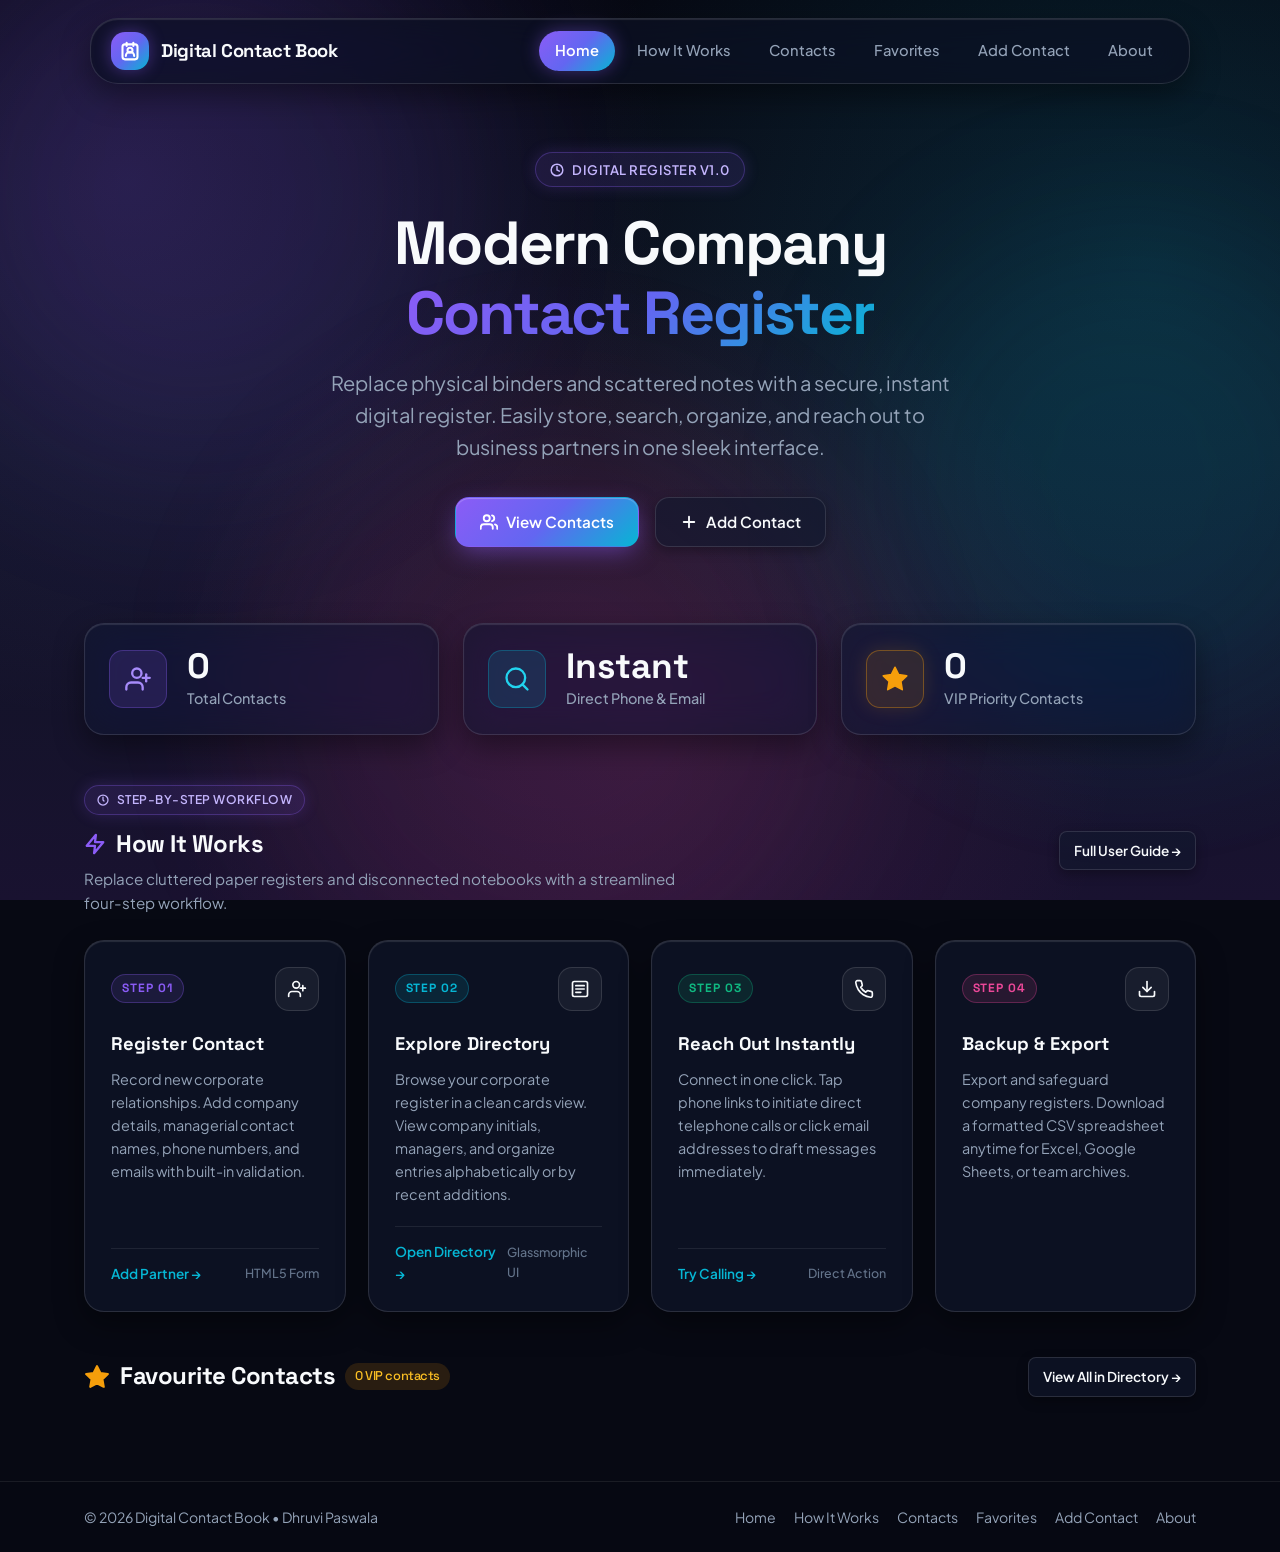
<file: index.html>
<!DOCTYPE html>
<html lang="en">

<head>
  <meta charset="UTF-8">
  <meta name="viewport" content="width=device-width, initial-scale=1.0">
  <title>Digital Contact Book | Modern Corporate Register</title>
  <meta name="description"
    content="Replace your company's physical contact register with an aesthetic, modern digital contact book.">
  <link rel="stylesheet" href="css/style.css">
</head>

<body>

  <!-- Ambient Shifting Glow Mesh -->
  <div class="ambient-glow" aria-hidden="true">
    <div class="glow-orb glow-1"></div>
    <div class="glow-orb glow-2"></div>
    <div class="glow-orb glow-3"></div>
  </div>

  <!-- Pure CSS Mobile Menu Toggle Checkbox -->
  <input type="checkbox" id="mobile-toggle-check" class="mobile-toggle-check" tabindex="-1">

  <!-- Sticky Glass Navigation Bar -->
  <div class="navbar-wrapper">
    <nav class="navbar" aria-label="Main Navigation">
      <a href="index.html" class="nav-brand">
        <div class="brand-icon">
          <svg width="20" height="20" viewBox="0 0 24 24" fill="none" stroke="currentColor" stroke-width="2.5"
            stroke-linecap="round" stroke-linejoin="round">
            <path d="M16 2v4"></path>
            <path d="M8 2v4"></path>
            <rect width="18" height="18" x="3" y="4" rx="3"></rect>
            <circle cx="12" cy="11" r="3"></circle>
            <path d="M7 18a5 5 0 0 1 10 0"></path>
          </svg>
        </div>
        <span>Digital Contact Book</span>
      </a>

      <ul class="nav-links">
        <li><a href="index.html" class="nav-link active">Home</a></li>
        <li><a href="#how-it-works" class="nav-link">How It Works</a></li>
        <li><a href="pages/contacts.html" class="nav-link">Contacts</a></li>
        <li><a href="pages/favourites.html" class="nav-link">Favorites</a></li>
        <li><a href="pages/add-contact.html" class="nav-link">Add Contact</a></li>
        <li><a href="pages/about.html" class="nav-link">About</a></li>
      </ul>

      <label for="mobile-toggle-check" class="mobile-toggle" aria-label="Toggle Navigation Menu">
        <svg width="22" height="22" viewBox="0 0 24 24" fill="none" stroke="currentColor" stroke-width="2"
          stroke-linecap="round" stroke-linejoin="round">
          <line x1="4" y1="6" x2="20" y2="6"></line>
          <line x1="4" y1="12" x2="20" y2="12"></line>
          <line x1="4" y1="18" x2="20" y2="18"></line>
        </svg>
      </label>
    </nav>
  </div>

  <!-- Mobile Dropdown Navigation -->
  <div class="mobile-menu" id="mobile-menu">
    <a href="index.html" class="nav-link active">Home</a>
    <a href="#how-it-works" class="nav-link">How It Works</a>
    <a href="pages/contacts.html" class="nav-link">Contacts</a>
    <a href="pages/favourites.html" class="nav-link">Favorites</a>
    <a href="pages/add-contact.html" class="nav-link">Add Contact</a>
    <a href="pages/about.html" class="nav-link">About</a>
  </div>

  <!-- Main Content -->
  <main class="main-content">
    <div class="container">

      <!-- Hero Section -->
      <section class="hero-section fade-in">
        <div class="hero-pill">
          <svg width="14" height="14" viewBox="0 0 24 24" fill="none" stroke="currentColor" stroke-width="2.5"
            stroke-linecap="round" stroke-linejoin="round">
            <circle cx="12" cy="12" r="10"></circle>
            <polyline points="12 6 12 12 16 14"></polyline>
          </svg>
          Digital Register v1.0
        </div>
        <h1 class="hero-title">
          Modern Company <br><span class="gradient-text">Contact Register</span>
        </h1>
        <p class="hero-subtitle">
          Replace physical binders and scattered notes with a secure, instant digital register. Easily store, search,
          organize, and reach out to business partners in one sleek interface.
        </p>
        <div class="hero-actions">
          <a href="pages/contacts.html" class="btn btn-primary">
            <svg width="18" height="18" viewBox="0 0 24 24" fill="none" stroke="currentColor" stroke-width="2.5"
              stroke-linecap="round" stroke-linejoin="round">
              <path d="M17 21v-2a4 4 0 0 0-4-4H5a4 4 0 0 0-4 4v2"></path>
              <circle cx="9" cy="7" r="4"></circle>
              <path d="M23 21v-2a4 4 0 0 0-3-3.87"></path>
              <path d="M16 3.13a4 4 0 0 1 0 7.75"></path>
            </svg>
            View Contacts
          </a>
          <a href="pages/add-contact.html" class="btn btn-glass">
            <svg width="18" height="18" viewBox="0 0 24 24" fill="none" stroke="currentColor" stroke-width="2.5"
              stroke-linecap="round" stroke-linejoin="round">
              <line x1="12" y1="5" x2="12" y2="19"></line>
              <line x1="5" y1="12" x2="19" y2="12"></line>
            </svg>
            Add Contact
          </a>
        </div>
      </section>

      <!-- Dashboard Highlights & Total Count -->
      <section class="stats-grid" aria-label="Register Statistics">
        <a class="glass-panel glass-panel-hover stat-card" href="./pages/contacts.html">
          <div class="stat-icon">
            <svg width="28" height="28" viewBox="0 0 24 24" fill="none" stroke="currentColor" stroke-width="2"
              stroke-linecap="round" stroke-linejoin="round">
              <path d="M16 21v-2a4 4 0 0 0-4-4H6a4 4 0 0 0-4 4v2"></path>
              <circle cx="11" cy="7" r="4"></circle>
              <line x1="19" y1="8" x2="19" y2="14"></line>
              <line x1="22" y1="11" x2="16" y2="11"></line>
            </svg>
          </div>
          <div class="stat-meta">
            <span class="stat-val" id="total-contacts-count">5</span>
            <span class="stat-desc">Total Contacts</span>
          </div>
        </a>

        <div class="glass-panel glass-panel-hover stat-card">
          <div class="stat-icon cyan">
            <svg width="28" height="28" viewBox="0 0 24 24" fill="none" stroke="currentColor" stroke-width="2"
              stroke-linecap="round" stroke-linejoin="round">
              <circle cx="11" cy="11" r="8"></circle>
              <line x1="21" y1="21" x2="16.65" y2="16.65"></line>
            </svg>
          </div>
          <div class="stat-meta">
            <span class="stat-val">Instant</span>
            <span class="stat-desc">Direct Phone & Email</span>
          </div>
        </div>

        <a href="pages/favourites.html"class="glass-panel glass-panel-hover stat-card" style="text-decoration: none; color: inherit;">
          <div class="stat-icon amber">
            <svg width="28" height="28" viewBox="0 0 24 24" fill="#f59e0b" stroke="#f59e0b" stroke-width="1.5" stroke-linecap="round" stroke-linejoin="round">
              <polygon points="12 2 15.09 8.26 22 9.27 17 14.14 18.18 21.02 12 17.77 5.82 21.02 7 14.14 2 9.27 8.91 8.26 12 2"></polygon>
            </svg>
          </div>
          <div class="stat-meta" >
            <span class="stat-val" id="stat-card" >3</span>
            <span class="stat-desc">VIP Priority Contacts</span>
          </div>
        </a>
      </section>

      <!-- How It Works Section -->
      <section id="how-it-works" class="how-it-works-section fade-in" aria-label="How It Works">
        <div class="section-header">
          <div>
            <div class="hero-pill" style="margin-bottom: 10px; font-size: 0.75rem; padding: 4px 12px;">
              <svg width="12" height="12" viewBox="0 0 24 24" fill="none" stroke="currentColor" stroke-width="2.5"
                stroke-linecap="round" stroke-linejoin="round">
                <circle cx="12" cy="12" r="10"></circle>
                <polyline points="12 6 12 12 14 14"></polyline>
              </svg>
              Step-by-Step Workflow
            </div>
            <h2 class="section-title">
              <svg width="22" height="22" viewBox="0 0 24 24" fill="none" stroke="currentColor" stroke-width="2.5"
                stroke-linecap="round" stroke-linejoin="round" style="color: var(--accent-violet);">
                <polygon points="13 2 3 14 12 14 11 22 21 10 12 10 13 2"></polygon>
              </svg>
              How It Works
            </h2>
            <p style="color: var(--text-muted); font-size: 0.95rem; margin-top: 4px; max-width: 600px;">
              Replace cluttered paper registers and disconnected notebooks with a streamlined four-step workflow.
            </p>
          </div>
          <a href="pages/about.html" class="btn btn-sm btn-glass">
            Full User Guide &rarr;
          </a>
        </div>

        <div class="steps-grid">

          <!-- Step 1 -->
          <div class="glass-panel glass-panel-hover step-card">
            <div>
              <div class="step-top-row">
                <span class="step-number-pill">Step 01</span>
                <div class="step-icon-box">
                  <svg width="20" height="20" viewBox="0 0 24 24" fill="none" stroke="currentColor" stroke-width="2"
                    stroke-linecap="round" stroke-linejoin="round">
                    <path d="M16 21v-2a4 4 0 0 0-4-4H6a4 4 0 0 0-4 4v2"></path>
                    <circle cx="11" cy="7" r="4"></circle>
                    <line x1="19" y1="8" x2="19" y2="14"></line>
                    <line x1="22" y1="11" x2="16" y2="11"></line>
                  </svg>
                </div>
              </div>
              <h3 class="step-title">Register Contact</h3>
              <p class="step-desc">
                Record new corporate relationships. Add company details, managerial contact names, phone numbers, and
                emails with built-in validation.
              </p>
            </div>
            <div class="step-footer">
              <a href="pages/add-contact.html" class="step-link">Add Partner &rarr;</a>
              <span class="step-tag-pill">HTML5 Form</span>
            </div>
          </div>

          <!-- Step 2 -->
          <div class="glass-panel glass-panel-hover step-card">
            <div>
              <div class="step-top-row">
                <span class="step-number-pill"
                  style="color: var(--accent-cyan); background: rgba(6, 182, 212, 0.12); border-color: rgba(6, 182, 212, 0.3);">Step
                  02</span>
                <div class="step-icon-box">
                  <svg width="20" height="20" viewBox="0 0 24 24" fill="none" stroke="currentColor" stroke-width="2"
                    stroke-linecap="round" stroke-linejoin="round">
                    <rect width="18" height="18" x="3" y="3" rx="2"></rect>
                    <path d="M7 8h10"></path>
                    <path d="M7 12h10"></path>
                    <path d="M7 16h6"></path>
                  </svg>
                </div>
              </div>
              <h3 class="step-title">Explore Directory</h3>
              <p class="step-desc">
                Browse your corporate register in a clean cards view. View company initials, managers, and organize
                entries alphabetically or by recent additions.
              </p>
            </div>
            <div class="step-footer">
              <a href="pages/contacts.html" class="step-link">Open Directory &rarr;</a>
              <span class="step-tag-pill">Glassmorphic UI</span>
            </div>
          </div>

          <!-- Step 3 -->
          <div class="glass-panel glass-panel-hover step-card">
            <div>
              <div class="step-top-row">
                <span class="step-number-pill"
                  style="color: var(--accent-emerald); background: rgba(16, 185, 129, 0.12); border-color: rgba(16, 185, 129, 0.3);">Step
                  03</span>
                <div class="step-icon-box">
                  <svg width="20" height="20" viewBox="0 0 24 24" fill="none" stroke="currentColor" stroke-width="2"
                    stroke-linecap="round" stroke-linejoin="round">
                    <path
                      d="M22 16.92v3a2 2 0 0 1-2.18 2 19.79 19.79 0 0 1-8.63-3.07 19.5 19.5 0 0 1-6-6 19.79 19.79 0 0 1-3.07-8.67A2 2 0 0 1 4.11 2h3a2 2 0 0 1 2 1.72 12.84 12.84 0 0 0 .7 2.81 2 2 0 0 1-.45 2.11L8.09 9.91a16 16 0 0 0 6 6l1.27-1.27a2 2 0 0 1 2.11-.45 12.84 12.84 0 0 0 2.81.7A2 2 0 0 1 22 16.92z">
                    </path>
                  </svg>
                </div>
              </div>
              <h3 class="step-title">Reach Out Instantly</h3>
              <p class="step-desc">
                Connect in one click. Tap phone links to initiate direct telephone calls or click email addresses to
                draft messages immediately.
              </p>
            </div>
            <div class="step-footer">
              <a href="pages/contacts.html" class="step-link">Try Calling &rarr;</a>
              <span class="step-tag-pill">Direct Action</span>
            </div>
          </div>

          <!-- Step 4 -->
          <div class="glass-panel glass-panel-hover step-card">
            <div>
              <div class="step-top-row">
                <span class="step-number-pill"
                  style="color: var(--accent-pink); background: rgba(236, 72, 153, 0.12); border-color: rgba(236, 72, 153, 0.3);">Step
                  04</span>
                <div class="step-icon-box">
                  <svg width="20" height="20" viewBox="0 0 24 24" fill="none" stroke="currentColor" stroke-width="2"
                    stroke-linecap="round" stroke-linejoin="round">
                    <path d="M21 15v4a2 2 0 0 1-2 2H5a2 2 0 0 1-2-2v-4"></path>
                    <polyline points="7 10 12 15 17 10"></polyline>
                    <line x1="12" y1="15" x2="12" y2="3"></line>
                  </svg>
                </div>
              </div>
              <h3 class="step-title">Backup & Export</h3>
              <p class="step-desc">
                Export and safeguard company registers. Download a formatted CSV spreadsheet anytime for Excel, Google
                Sheets, or team archives.
              </p>
            </div>
          </div>

        </div>
      </section>

      <!-- Recent Contacts Section -->
      <section style="margin-top: 40px;">
        <div class="section-header">
          <h1 class="section-title">
            <svg width="26" height="26" viewBox="0 0 24 24" fill="#f59e0b" stroke="#f59e0b" stroke-width="2" stroke-linecap="round" stroke-linejoin="round" style="color: var(--accent-amber);">
              <polygon points="12 2 15.09 8.26 22 9.27 17 14.14 18.18 21.02 12 17.77 5.82 21.02 7 14.14 2 9.27 8.91 8.26 12 2"></polygon>
            </svg>
            Favourite Contacts
            <span class="section-badge" id="home-section-badge" style="background: rgba(245, 158, 11, 0.14); color: #fbbf24; border-color: rgba(245, 158, 11, 0.35);">
              <!-- count contact  -->
            </span>
          </h1>
          <a href="pages/favourites.html" class="btn btn-sm btn-glass">
            View All in Directory &rarr;
          </a>
        </div>

        <!-- Static Grid of 3 Most Recent Contacts -->
        <div class="cards-grid" id="favourite-contacts-list">

        </div>
      </section>
    </div>
  </main>

  <!-- Sticky / Bottom Footer -->
  <footer class="site-footer">
    <div class="container footer-inner">
      <div>&copy; 2026 Digital Contact Book &bull; Dhruvi Paswala</div>
      <div class="footer-nav">
        <a href="index.html">Home</a>
        <a href="#how-it-works">How It Works</a>
        <a href="pages/contacts.html">Contacts</a>
        <a href="pages/favourites.html">Favorites</a>
        <a href="pages/add-contact.html">Add Contact</a>
        <a href="pages/about.html">About</a>
      </div>
    </div>
  </footer>
  <script src="./js/home-section.js"></script>
</body>

</html>
</file>
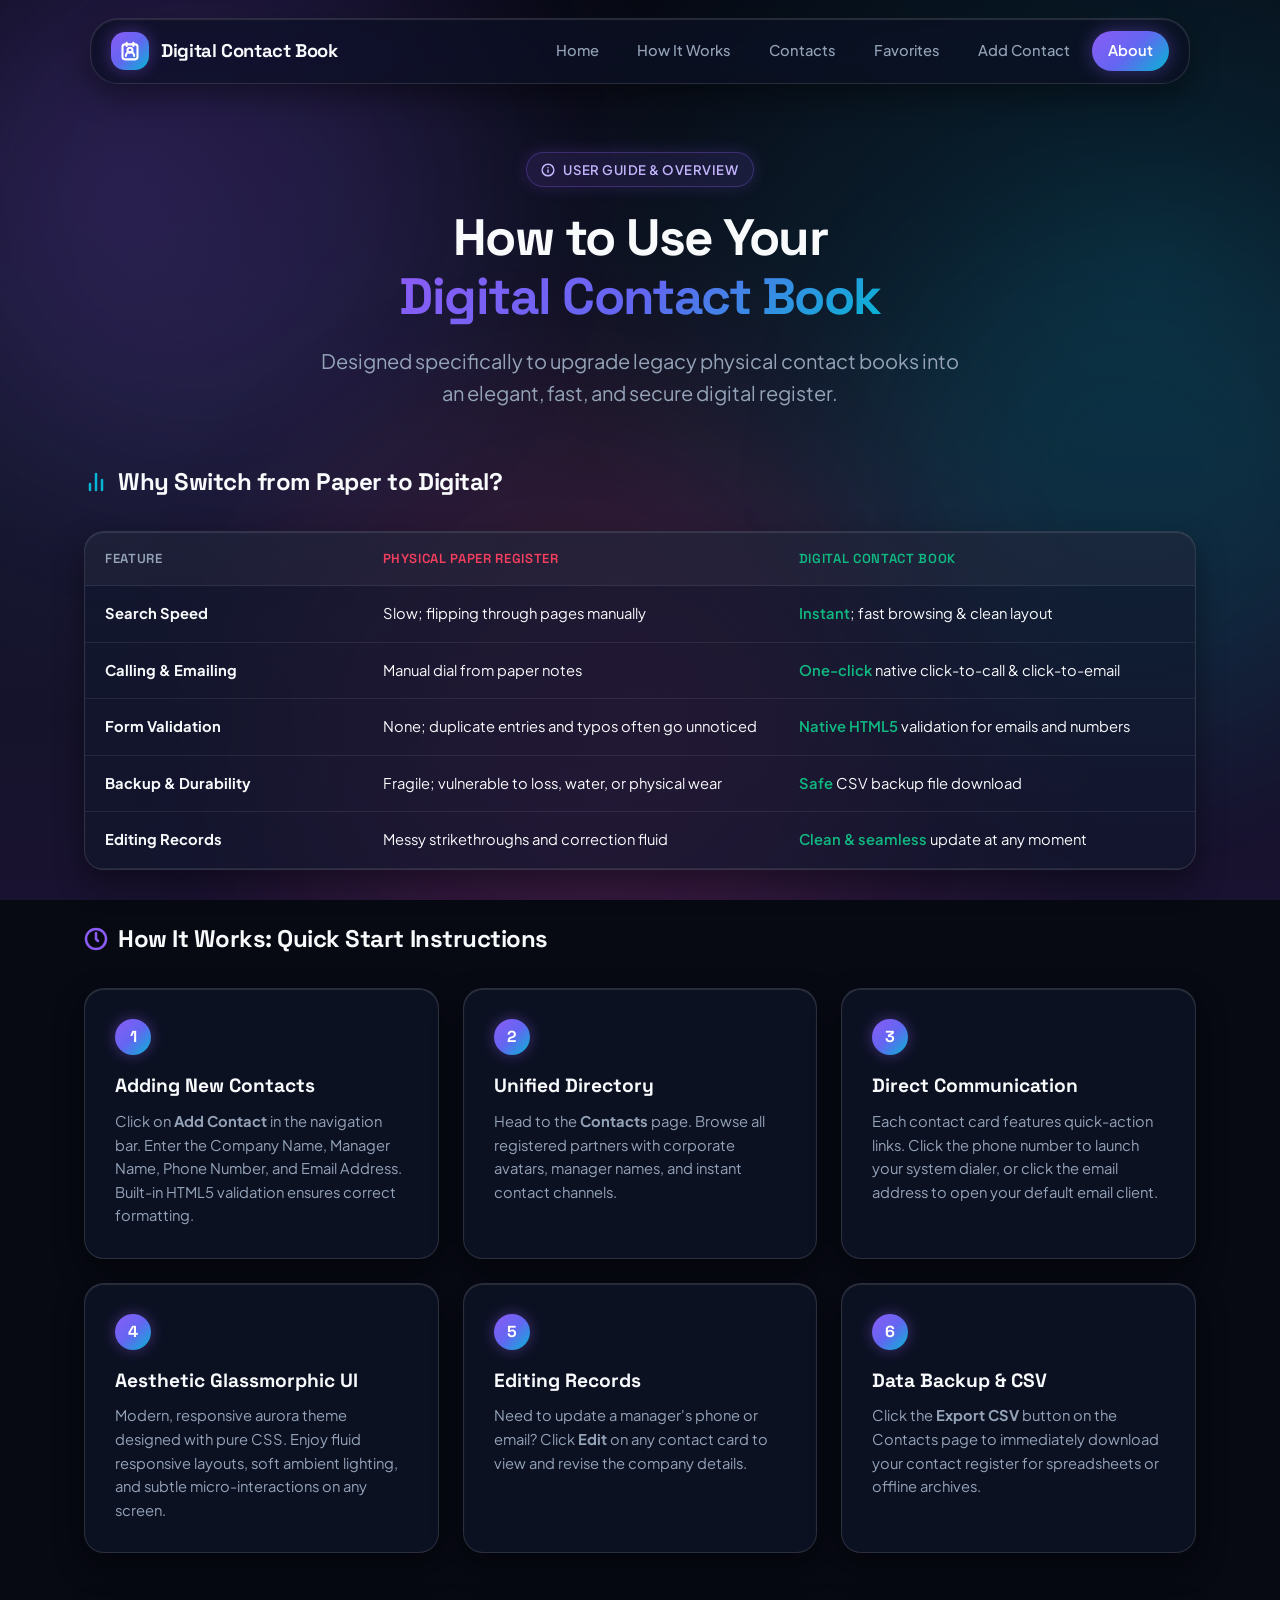
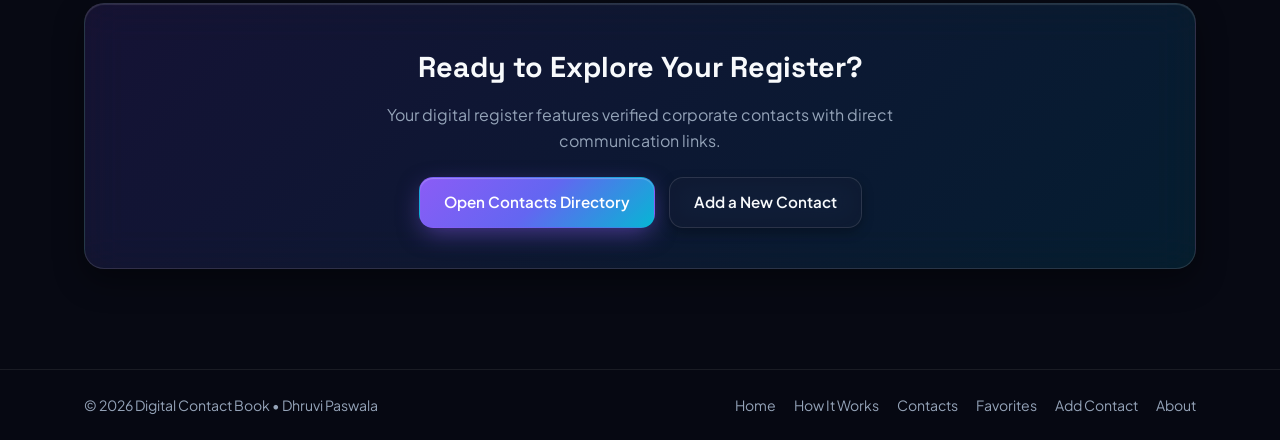
<file: pages/about.html>
<!DOCTYPE html>
<html lang="en">

<head>
  <meta charset="UTF-8">
  <meta name="viewport" content="width=device-width, initial-scale=1.0">
  <title>About & User Guide | Digital Contact Book</title>
  <meta name="description"
    content="Learn how to use your digital contact book to replace your physical paper register.">
  <link rel="stylesheet" href="../css/style.css">
</head>

<body>

  <!-- Ambient Shifting Glow Mesh -->
  <div class="ambient-glow" aria-hidden="true">
    <div class="glow-orb glow-1"></div>
    <div class="glow-orb glow-2"></div>
    <div class="glow-orb glow-3"></div>
  </div>

  <!-- Pure CSS Mobile Menu Toggle Checkbox -->
  <input type="checkbox" id="mobile-toggle-check" class="mobile-toggle-check" aria-hidden="true">

  <!-- Sticky Glass Navigation Bar -->
  <div class="navbar-wrapper">
    <nav class="navbar" aria-label="Main Navigation">
      <a href="../index.html" class="nav-brand">
        <div class="brand-icon">
          <svg width="20" height="20" viewBox="0 0 24 24" fill="none" stroke="currentColor" stroke-width="2.5"
            stroke-linecap="round" stroke-linejoin="round">
            <path d="M16 2v4"></path>
            <path d="M8 2v4"></path>
            <rect width="18" height="18" x="3" y="4" rx="3"></rect>
            <circle cx="12" cy="11" r="3"></circle>
            <path d="M7 18a5 5 0 0 1 10 0"></path>
          </svg>
        </div>
        <span>Digital Contact Book</span>
      </a>

      <ul class="nav-links">
        <li><a href="../index.html" class="nav-link">Home</a></li>
        <li><a href="../index.html#how-it-works" class="nav-link">How It Works</a></li>
        <li><a href="contacts.html" class="nav-link">Contacts</a></li>
        <li><a href="favourites.html" class="nav-link">Favorites</a></li>
        <li><a href="add-contact.html" class="nav-link">Add Contact</a></li>
        <li><a href="about.html" class="nav-link active">About</a></li>
      </ul>

      <label for="mobile-toggle-check" class="mobile-toggle" aria-label="Toggle Navigation Menu">
        <svg width="22" height="22" viewBox="0 0 24 24" fill="none" stroke="currentColor" stroke-width="2"
          stroke-linecap="round" stroke-linejoin="round">
          <line x1="4" y1="6" x2="20" y2="6"></line>
          <line x1="4" y1="12" x2="20" y2="12"></line>
          <line x1="4" y1="18" x2="20" y2="18"></line>
        </svg>
      </label>
    </nav>
  </div>

  <!-- Mobile Dropdown Navigation -->
  <div class="mobile-menu" id="mobile-menu">
    <a href="../index.html" class="nav-link">Home</a>
    <a href="../index.html#how-it-works" class="nav-link">How It Works</a>
    <a href="contacts.html" class="nav-link">Contacts</a>
    <a href="favourites.html" class="nav-link">Favorites</a>
    <a href="add-contact.html" class="nav-link">Add Contact</a>
    <a href="about.html" class="nav-link active">About</a>
  </div>

  <!-- Main Content -->
  <main class="main-content">
    <div class="container">

      <!-- Header Section -->
      <div class="hero-section fade-in" style="padding-bottom: 20px;">
        <div class="hero-pill">
          <svg width="14" height="14" viewBox="0 0 24 24" fill="none" stroke="currentColor" stroke-width="2.5"
            stroke-linecap="round" stroke-linejoin="round">
            <circle cx="12" cy="12" r="10"></circle>
            <line x1="12" y1="16" x2="12" y2="12"></line>
            <line x1="12" y1="8" x2="12.01" y2="8"></line>
          </svg>
          User Guide & Overview
        </div>
        <h1 class="hero-title" style="font-size: clamp(2.2rem, 4vw, 3.2rem);">
          How to Use Your <br><span class="gradient-text">Digital Contact Book</span>
        </h1>
        <p class="hero-subtitle">
          Designed specifically to upgrade legacy physical contact books into an elegant, fast, and secure digital
          register.
        </p>
      </div>

      <!-- Comparison: Paper Register vs Digital Register -->
      <section style="margin-bottom: 50px;" class="fade-in">
        <h2 class="section-title" style="margin-bottom: 16px;">
          <svg width="24" height="24" viewBox="0 0 24 24" fill="none" stroke="currentColor" stroke-width="2.5"
            stroke-linecap="round" stroke-linejoin="round" style="color: var(--accent-cyan);">
            <line x1="18" y1="20" x2="18" y2="10"></line>
            <line x1="12" y1="20" x2="12" y2="4"></line>
            <line x1="6" y1="20" x2="6" y2="14"></line>
          </svg>
          Why Switch from Paper to Digital?
        </h2>

        <div class="glass-panel comparison-table-wrap">
          <table class="comparison-table">
            <thead>
              <tr>
                <th style="width: 25%;">Feature</th>
                <th style="width: 37.5%; color: var(--accent-rose);">Physical Paper Register</th>
                <th style="width: 37.5%; color: var(--accent-emerald);">Digital Contact Book</th>
              </tr>
            </thead>
            <tbody>
              <tr>
                <td><strong>Search Speed</strong></td>
                <td>Slow; flipping through pages manually</td>
                <td><span style="color: var(--accent-emerald); font-weight: 600;">Instant</span>; fast browsing &amp;
                  clean layout</td>
              </tr>
              <tr>
                <td><strong>Calling & Emailing</strong></td>
                <td>Manual dial from paper notes</td>
                <td><span style="color: var(--accent-emerald); font-weight: 600;">One-click</span> native click-to-call
                  &amp; click-to-email</td>
              </tr>
              <tr>
                <td><strong>Form Validation</strong></td>
                <td>None; duplicate entries and typos often go unnoticed</td>
                <td><span style="color: var(--accent-emerald); font-weight: 600;">Native HTML5</span> validation for
                  emails and numbers</td>
              </tr>
              <tr>
                <td><strong>Backup & Durability</strong></td>
                <td>Fragile; vulnerable to loss, water, or physical wear</td>
                <td><span style="color: var(--accent-emerald); font-weight: 600;">Safe</span> CSV backup file download
                </td>
              </tr>
              <tr>
                <td><strong>Editing Records</strong></td>
                <td>Messy strikethroughs and correction fluid</td>
                <td><span style="color: var(--accent-emerald); font-weight: 600;">Clean & seamless</span> update at any
                  moment</td>
              </tr>
            </tbody>
          </table>
        </div>
      </section>

      <!-- Step-by-Step Guide Grid -->
      <section id="how-it-works" style="margin-bottom: 50px;" class="fade-in">
        <h2 class="section-title" style="margin-bottom: 24px;">
          <svg width="24" height="24" viewBox="0 0 24 24" fill="none" stroke="currentColor" stroke-width="2.5"
            stroke-linecap="round" stroke-linejoin="round" style="color: var(--accent-violet);">
            <circle cx="12" cy="12" r="10"></circle>
            <polyline points="12 6 12 12 14 14"></polyline>
          </svg>
          How It Works: Quick Start Instructions
        </h2>

        <div class="guide-grid">
          <!-- Step 1 -->
          <div class="glass-panel glass-panel-hover guide-card">
            <div class="guide-step-num">1</div>
            <h3 style="font-family: var(--font-heading); font-size: 1.2rem; margin-bottom: 8px;">Adding New Contacts
            </h3>
            <p style="color: var(--text-muted); font-size: 0.92rem; line-height: 1.6;">
              Click on <strong>Add Contact</strong> in the navigation bar. Enter the Company Name, Manager Name, Phone
              Number, and Email Address. Built-in HTML5 validation ensures correct formatting.
            </p>
          </div>

          <!-- Step 2 -->
          <div class="glass-panel glass-panel-hover guide-card">
            <div class="guide-step-num">2</div>
            <h3 style="font-family: var(--font-heading); font-size: 1.2rem; margin-bottom: 8px;">Unified Directory</h3>
            <p style="color: var(--text-muted); font-size: 0.92rem; line-height: 1.6;">
              Head to the <strong>Contacts</strong> page. Browse all registered partners with corporate avatars, manager
              names, and instant contact channels.
            </p>
          </div>

          <!-- Step 3 -->
          <div class="glass-panel glass-panel-hover guide-card">
            <div class="guide-step-num">3</div>
            <h3 style="font-family: var(--font-heading); font-size: 1.2rem; margin-bottom: 8px;">Direct Communication
            </h3>
            <p style="color: var(--text-muted); font-size: 0.92rem; line-height: 1.6;">
              Each contact card features quick-action links. Click the phone number to launch your system dialer, or
              click the email address to open your default email client.
            </p>
          </div>

          <!-- Step 4 -->
          <div class="glass-panel glass-panel-hover guide-card">
            <div class="guide-step-num">4</div>
            <h3 style="font-family: var(--font-heading); font-size: 1.2rem; margin-bottom: 8px;">Aesthetic Glassmorphic
              UI</h3>
            <p style="color: var(--text-muted); font-size: 0.92rem; line-height: 1.6;">
              Modern, responsive aurora theme designed with pure CSS. Enjoy fluid responsive layouts, soft ambient
              lighting, and subtle micro-interactions on any screen.
            </p>
          </div>

          <!-- Step 5 -->
          <div class="glass-panel glass-panel-hover guide-card">
            <div class="guide-step-num">5</div>
            <h3 style="font-family: var(--font-heading); font-size: 1.2rem; margin-bottom: 8px;">Editing Records</h3>
            <p style="color: var(--text-muted); font-size: 0.92rem; line-height: 1.6;">
              Need to update a manager's phone or email? Click <strong>Edit</strong> on any contact card to view and
              revise the company details.
            </p>
          </div>

          <!-- Step 6 -->
          <div class="glass-panel glass-panel-hover guide-card">
            <div class="guide-step-num">6</div>
            <h3 style="font-family: var(--font-heading); font-size: 1.2rem; margin-bottom: 8px;">Data Backup & CSV</h3>
            <p style="color: var(--text-muted); font-size: 0.92rem; line-height: 1.6;">
              Click the <strong>Export CSV</strong> button on the Contacts page to immediately download your contact
              register for spreadsheets or offline archives.
            </p>
          </div>
        </div>
      </section>

      <!-- Call to Action Banner -->
      <section class="glass-panel fade-in"
        style="padding: 40px; text-align: center; margin-bottom: 40px; background: linear-gradient(135deg, rgba(139, 92, 246, 0.12) 0%, rgba(6, 182, 212, 0.12) 100%);">
        <h2 style="font-family: var(--font-heading); font-size: 1.8rem; font-weight: 700; margin-bottom: 12px;">
          Ready to Explore Your Register?
        </h2>
        <p style="color: var(--text-muted); max-width: 560px; margin: 0 auto 24px; font-size: 1rem;">
          Your digital register features verified corporate contacts with direct communication links.
        </p>
        <div style="display: flex; gap: 14px; justify-content: center; flex-wrap: wrap;">
          <a href="contacts.html" class="btn btn-primary">Open Contacts Directory</a>
          <a href="add-contact.html" class="btn btn-glass">Add a New Contact</a>
        </div>
      </section>

    </div>
  </main>

  <!-- Sticky / Bottom Footer -->
  <footer class="site-footer">
    <div class="container footer-inner">
      <div>&copy; 2026 Digital Contact Book &bull; Dhruvi Paswala</div>
      <div class="footer-nav">
        <a href="../index.html">Home</a>
        <a href="../index.html#how-it-works">How It Works</a>
        <a href="contacts.html">Contacts</a>
        <a href="favourites.html">Favorites</a>
        <a href="add-contact.html">Add Contact</a>
        <a href="about.html" class="active">About</a>
      </div>
    </div>
  </footer>

</body>

</html>
</file>
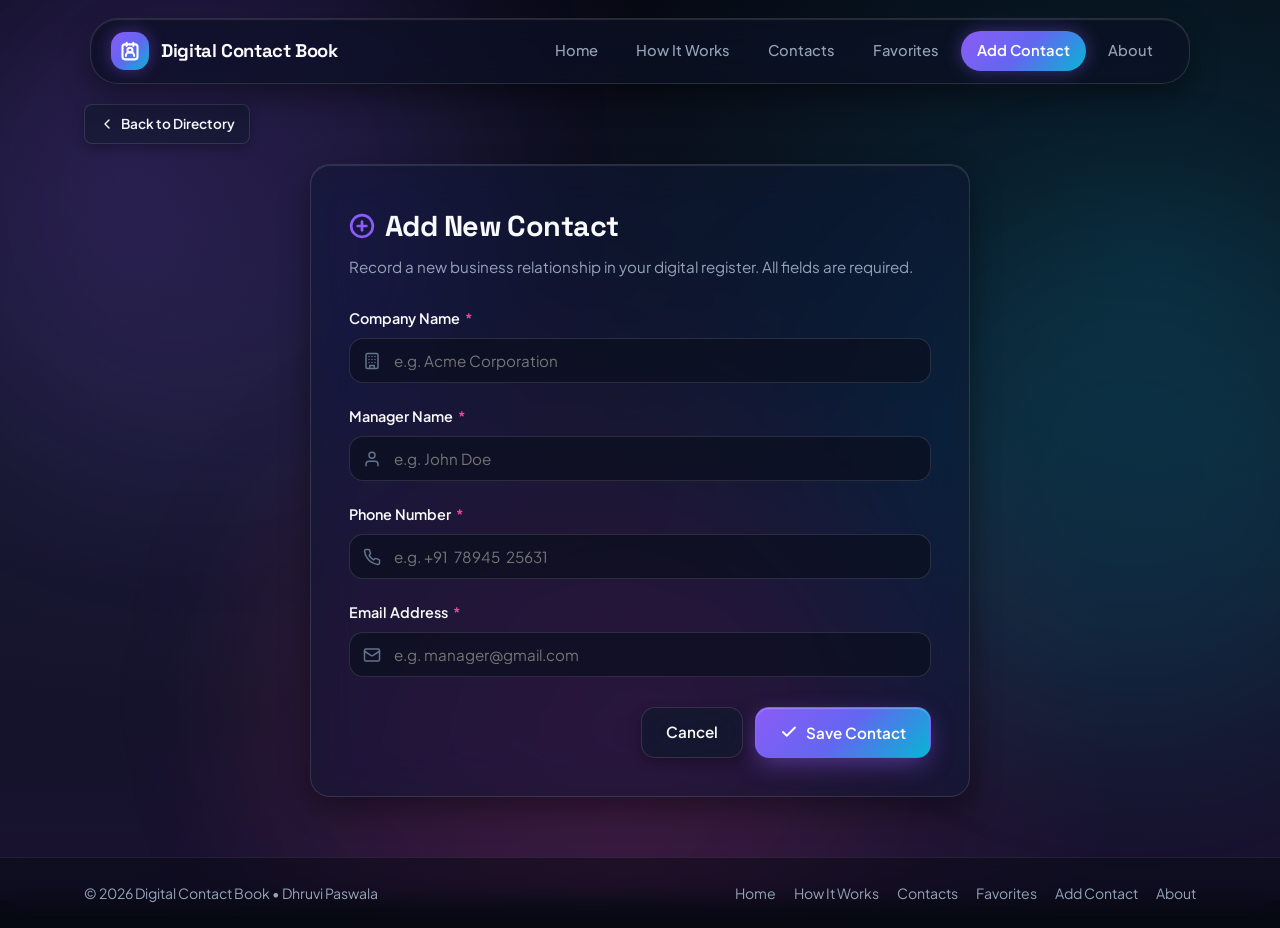
<file: pages/add-contact.html>
<!DOCTYPE html>
<html lang="en">

<head>
  <meta charset="UTF-8">
  <meta name="viewport" content="width=device-width, initial-scale=1.0">
  <title>Add Contact | Digital Contact Book</title>
  <meta name="description" content="Register a new company and managerial contact in your digital register.">
  <link rel="stylesheet" href="../css/style.css">
</head>

<body>

  <!-- Ambient Shifting Glow Mesh -->
  <div class="ambient-glow" aria-hidden="true">
    <div class="glow-orb glow-1"></div>
    <div class="glow-orb glow-2"></div>
    <div class="glow-orb glow-3"></div>
  </div>

  <!-- Pure CSS Mobile Menu Toggle Checkbox -->
  <input type="checkbox" id="mobile-toggle-check" class="mobile-toggle-check" aria-hidden="true">

  <!-- Sticky Glass Navigation Bar -->
  <div class="navbar-wrapper">
    <nav class="navbar" aria-label="Main Navigation">
      <a href="../index.html" class="nav-brand">
        <div class="brand-icon">
          <svg width="20" height="20" viewBox="0 0 24 24" fill="none" stroke="currentColor" stroke-width="2.5"
            stroke-linecap="round" stroke-linejoin="round">
            <path d="M16 2v4"></path>
            <path d="M8 2v4"></path>
            <rect width="18" height="18" x="3" y="4" rx="3"></rect>
            <circle cx="12" cy="11" r="3"></circle>
            <path d="M7 18a5 5 0 0 1 10 0"></path>
          </svg>
        </div>
        <span>Digital Contact Book</span>
      </a>

      <ul class="nav-links">
        <li><a href="../index.html" class="nav-link">Home</a></li>
        <li><a href="../index.html#how-it-works" class="nav-link">How It Works</a></li>
        <li><a href="contacts.html" class="nav-link">Contacts</a></li>
        <li><a href="favourites.html" class="nav-link">Favorites</a></li>
        <li><a href="add-contact.html" class="nav-link active">Add Contact</a></li>
        <li><a href="about.html" class="nav-link">About</a></li>
      </ul>

      <label for="mobile-toggle-check" class="mobile-toggle" aria-label="Toggle Navigation Menu">
        <svg width="22" height="22" viewBox="0 0 24 24" fill="none" stroke="currentColor" stroke-width="2"
          stroke-linecap="round" stroke-linejoin="round">
          <line x1="4" y1="6" x2="20" y2="6"></line>
          <line x1="4" y1="12" x2="20" y2="12"></line>
          <line x1="4" y1="18" x2="20" y2="18"></line>
        </svg>
      </label>
    </nav>
  </div>

  <!-- Mobile Dropdown Navigation -->
  <div class="mobile-menu" id="mobile-menu">
    <a href="../index.html" class="nav-link">Home</a>
    <a href="../index.html#how-it-works" class="nav-link">How It Works</a>
    <a href="contacts.html" class="nav-link">Contacts</a>
    <a href="favourites.html" class="nav-link">Favorites</a>
    <a href="add-contact.html" class="nav-link active">Add Contact</a>
    <a href="about.html" class="nav-link">About</a>
  </div>

  <!-- Main Content -->
  <main class="main-content">
    <div class="container">

      <!-- Back Action -->
      <div style="margin-bottom: 20px;" class="fade-in">
        <a href="contacts.html" class="btn btn-sm btn-glass"
          style="display: inline-flex; align-items: center; gap: 6px;">
          <svg width="16" height="16" viewBox="0 0 24 24" fill="none" stroke="currentColor" stroke-width="2"
            stroke-linecap="round" stroke-linejoin="round">
            <polyline points="15 18 9 12 15 6"></polyline>
          </svg>
          Back to Directory
        </a>
      </div>

      <!-- Add Contact Card -->
      <div class="glass-panel form-box fade-in">

        <div style="margin-bottom: 28px;">
          <h1 class="section-title" style="font-size: 1.8rem; margin-bottom: 6px;">
            <svg width="26" height="26" viewBox="0 0 24 24" fill="none" stroke="currentColor" stroke-width="2.5"
              stroke-linecap="round" stroke-linejoin="round" style="color: var(--accent-violet);">
              <circle cx="12" cy="12" r="10"></circle>
              <line x1="12" y1="8" x2="12" y2="16"></line>
              <line x1="8" y1="12" x2="16" y2="12"></line>
            </svg>
            Add New Contact
          </h1>
          <p style="color: var(--text-muted); font-size: 0.95rem;">
            Record a new business relationship in your digital register. All fields are required.
          </p>
        </div>

        <form id="contact-form" action="contacts.html" method="GET">

          <!-- 1. Company Name -->
          <div class="form-field" id="field-company">
            <label for="companyName" class="field-label">
              Company Name <span class="required">*</span>
            </label>
            <div class="input-wrapper">
              <svg class="input-icon-svg" width="18" height="18" viewBox="0 0 24 24" fill="none" stroke="currentColor"
                stroke-width="2" stroke-linecap="round" stroke-linejoin="round">
                <rect width="16" height="20" x="4" y="2" rx="2" ry="2"></rect>
                <path d="M9 22v-4h6v4"></path>
                <path d="M8 6h.01"></path>
                <path d="M16 6h.01"></path>
                <path d="M12 6h.01"></path>
                <path d="M12 10h.01"></path>
                <path d="M12 14h.01"></path>
                <path d="M16 10h.01"></path>
                <path d="M16 14h.01"></path>
                <path d="M8 10h.01"></path>
                <path d="M8 14h.01"></path>
              </svg>
              <input type="text" id="companyName" name="companyName errorMassage person" class="text-input"
                placeholder="e.g. Acme Corporation">
            </div>
          </div>

          <!-- 2. Manager Name -->
          <div class="form-field" id="field-manager">
            <label for="managerName" class="field-label">
              Manager Name <span class="required">*</span>
            </label>
            <div class="input-wrapper">
              <svg class="input-icon-svg" width="18" height="18" viewBox="0 0 24 24" fill="none" stroke="currentColor"
                stroke-width="2" stroke-linecap="round" stroke-linejoin="round">
                <path d="M20 21v-2a4 4 0 0 0-4-4H8a4 4 0 0 0-4 4v2"></path>
                <circle cx="12" cy="7" r="4"></circle>
              </svg>
              <input type="text" id="managerName" name="managerName errorMassage manager" class="text-input"
                placeholder="e.g. John Doe">
            </div>
          </div>

          <!-- 3. Phone Number -->
          <div class="form-field" id="field-phone">
            <label for="phoneNumber" class="field-label">
              Phone Number <span class="required">*</span>
            </label>
            <div class="input-wrapper">
              <svg class="input-icon-svg" width="18" height="18" viewBox="0 0 24 24" fill="none" stroke="currentColor"
                stroke-width="2" stroke-linecap="round" stroke-linejoin="round">
                <path
                  d="M22 16.92v3a2 2 0 0 1-2.18 2 19.79 19.79 0 0 1-8.63-3.07 19.5 19.5 0 0 1-6-6 19.79 19.79 0 0 1-3.07-8.67A2 2 0 0 1 4.11 2h3a2 2 0 0 1 2 1.72 12.84 12.84 0 0 0 .7 2.81 2 2 0 0 1-.45 2.11L8.09 9.91a16 16 0 0 0 6 6l1.27-1.27a2 2 0 0 1 2.11-.45 12.84 12.84 0 0 0 2.81.7A2 2 0 0 1 22 16.92z">
                </path>
              </svg>
              <input type="tel" id="phoneNumber" name="phoneNumber errorMassage number" class="text-input"
                placeholder="e.g. +91  78945  25631">
            </div>
          </div>

          <!-- 4. Email Address -->
          <div class="form-field" id="field-email">
            <label for="emailAddress" class="field-label">
              Email Address <span class="required">*</span>
            </label>
            <div class="input-wrapper">
              <svg class="input-icon-svg" width="18" height="18" viewBox="0 0 24 24" fill="none" stroke="currentColor"
                stroke-width="2" stroke-linecap="round" stroke-linejoin="round">
                <rect width="20" height="16" x="2" y="4" rx="2"></rect>
                <path d="m22 7-8.97 5.7a1.94 1.94 0 0 1-2.06 0L2 7"></path>
              </svg>
              <input type="email" id="emailAddress" name="emailAddress errorMassage email" class="text-input"
                placeholder="e.g. manager@gmail.com">
            </div>
          </div>

          <!-- Buttons -->
          <div style="display: flex; gap: 12px; justify-content: flex-end; margin-top: 30px;">
            <a href="contacts.html" class="btn btn-glass">Cancel</a>
            <button type="submit" class="btn btn-primary">
              <svg width="18" height="18" viewBox="0 0 24 24" fill="none" stroke="currentColor" stroke-width="2.5"
                stroke-linecap="round" stroke-linejoin="round">
                <polyline points="20 6 9 17 4 12"></polyline>
              </svg>
              Save Contact
            </button>
          </div>

        </form>

      </div>

    </div>
  </main>

  <!-- Sticky / Bottom Footer -->
  <footer class="site-footer">
    <div class="container footer-inner">
      <div>&copy; 2026 Digital Contact Book &bull; Dhruvi Paswala</div>
      <div class="footer-nav">
        <a href="../index.html">Home</a>
        <a href="../index.html#how-it-works">How It Works</a>
        <a href="contacts.html">Contacts</a>
        <a href="favourites.html">Favorites</a>
        <a href="add-contact.html">Add Contact</a>
        <a href="about.html">About</a>
      </div>
    </div>
  </footer>
  <script src="../js/add-contact.js"></script>
</body>

</html>
</file>
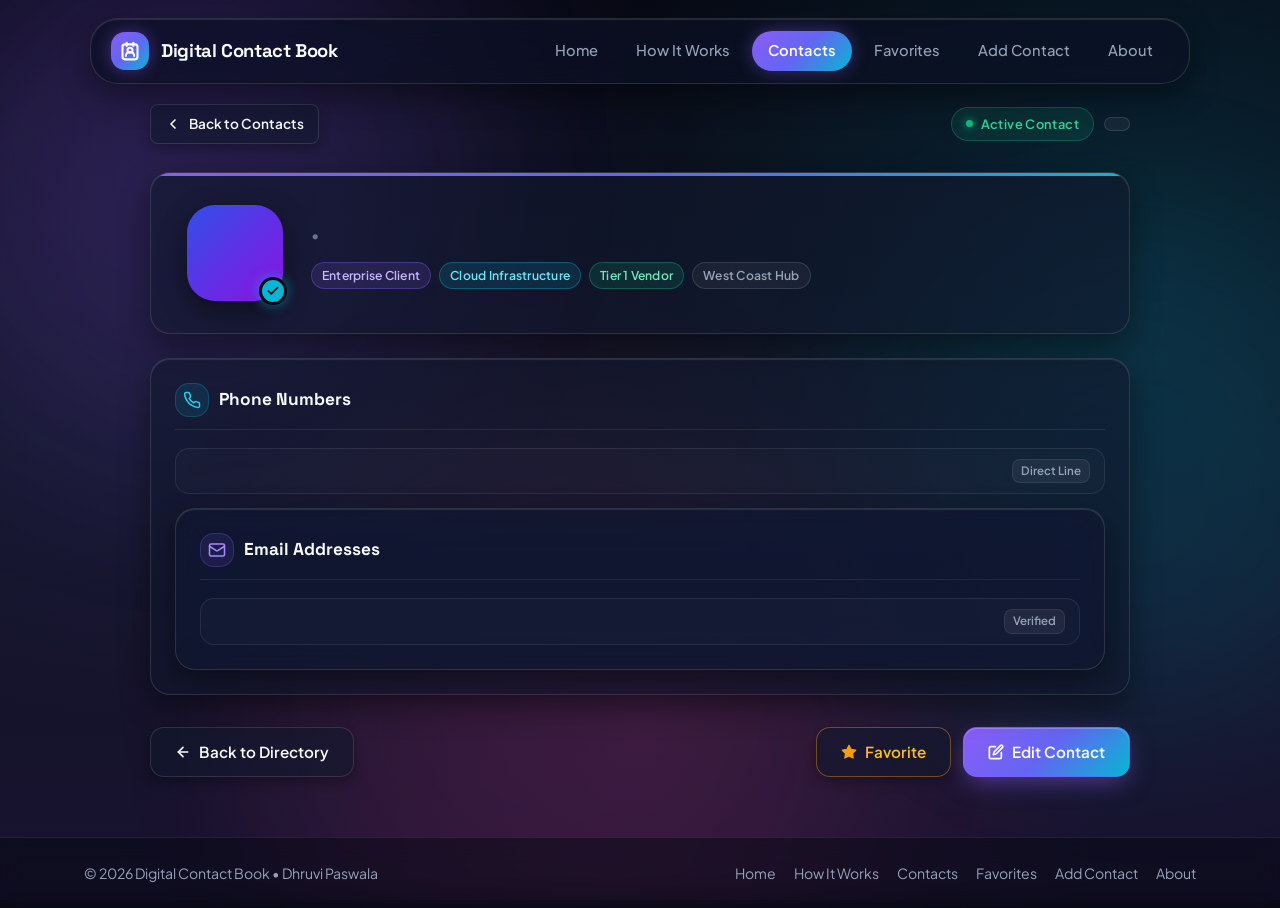
<file: pages/contact-details.html>
<!DOCTYPE html>
<html lang="en">

<head>
  <meta charset="UTF-8">
  <meta name="viewport" content="width=device-width, initial-scale=1.0">
  <title>Contact Details | Digital Contact Book</title>
  <meta name="description" content="Detailed overview and contact information for your business partner.">
  <link rel="stylesheet" href="../css/style.css">
</head>

<body>

  <!-- Ambient Shifting Glow Mesh -->
  <div class="ambient-glow" aria-hidden="true">
    <div class="glow-orb glow-1"></div>
    <div class="glow-orb glow-2"></div>
    <div class="glow-orb glow-3"></div>
  </div>

  <!-- Pure CSS Mobile Menu Toggle Checkbox -->
  <input type="checkbox" id="mobile-toggle-check" class="mobile-toggle-check">

  <!-- Sticky Glass Navigation Bar -->
  <div class="navbar-wrapper">
    <nav class="navbar" aria-label="Main Navigation">
      <a href="../index.html" class="nav-brand">
        <div class="brand-icon">
          <svg width="20" height="20" viewBox="0 0 24 24" fill="none" stroke="currentColor" stroke-width="2.5"
            stroke-linecap="round" stroke-linejoin="round">
            <path d="M16 2v4"></path>
            <path d="M8 2v4"></path>
            <rect width="18" height="18" x="3" y="4" rx="3"></rect>
            <circle cx="12" cy="11" r="3"></circle>
            <path d="M7 18a5 5 0 0 1 10 0"></path>
          </svg>
        </div>
        <span>Digital Contact Book</span>
      </a>

      <ul class="nav-links">
        <li><a href="../index.html" class="nav-link">Home</a></li>
        <li><a href="../index.html#how-it-works" class="nav-link">How It Works</a></li>
        <li><a href="contacts.html" class="nav-link active">Contacts</a></li>
        <li><a href="favourites.html" class="nav-link">Favorites</a></li>
        <li><a href="add-contact.html" class="nav-link">Add Contact</a></li>
        <li><a href="about.html" class="nav-link">About</a></li>
      </ul>

      <label for="mobile-toggle-check" class="mobile-toggle" aria-label="Toggle Navigation Menu">
        <svg width="22" height="22" viewBox="0 0 24 24" fill="none" stroke="currentColor" stroke-width="2"
          stroke-linecap="round" stroke-linejoin="round">
          <line x1="4" y1="6" x2="20" y2="6"></line>
          <line x1="4" y1="12" x2="20" y2="12"></line>
          <line x1="4" y1="18" x2="20" y2="18"></line>
        </svg>
      </label>
    </nav>
  </div>

  <!-- Mobile Dropdown Navigation -->
  <div class="mobile-menu" id="mobile-menu">
    <a href="../index.html" class="nav-link">Home</a>
    <a href="../index.html#how-it-works" class="nav-link">How It Works</a>
    <a href="contacts.html" class="nav-link active">Contacts</a>
    <a href="favourites.html" class="nav-link">Favorites</a>
    <a href="add-contact.html" class="nav-link">Add Contact</a>
    <a href="about.html" class="nav-link">About</a>
  </div>

  <!-- Main Content -->
  <main class="main-content">
    <div class="container">
      <div class="details-container fade-in">

        <!-- 1. Header / Top Bar Area -->
        <header class="details-top-bar">
          <div class="details-nav-actions">
            <a href="contacts.html" class="btn btn-sm btn-glass" title="Back to Contacts Directory">
              <svg width="16" height="16" viewBox="0 0 24 24" fill="none" stroke="currentColor" stroke-width="2.5"
                stroke-linecap="round" stroke-linejoin="round">
                <polyline points="15 18 9 12 15 6"></polyline>
              </svg>
              <span>Back to Contacts</span>
            </a>
          </div>

          <div class="details-status-badges">
            <span class="status-badge status-active">
              <span class="status-dot"></span>
              Active Contact
            </span>
            <span class="record-id-pill" id="record-id-pill"></span>
          </div>
        </header>

        <!-- 2. Profile / Primary Identity Hero Block -->
        <section class="glass-panel details-hero-card">
          <div class="details-hero-inner">
            <!-- Large Avatar with Company/Manager Monogram -->
            <div class="details-avatar-wrapper">
              <div class="details-avatar-lg" id="details-avatar" style="background: linear-gradient(135deg, hsl(230, 80%, 55%) 0%, hsl(275, 85%, 48%) 100%);">
              </div>
              <span class="avatar-verified-badge" title="Verified Corporate Partner">
                <svg width="14" height="14" viewBox="0 0 24 24" fill="none" stroke="currentColor" stroke-width="3"
                  stroke-linecap="round" stroke-linejoin="round">
                  <polyline points="20 6 9 17 4 12"></polyline>
                </svg>
              </span>
            </div>

            <!-- Profile Titles & Badges -->
            <div class="details-profile-content">
              <div class="details-name-row" >
                <h1 class="details-name" id="details-name"></h1>
                <span id="favTag"></span>
              </div>

              <div class="details-company-role">
                <span class="details-bullet" aria-hidden="true">&bull;</span>
                <span class="details-manger-name" id="details-manger-name"></span>
              </div>

              <!-- Tags / Category Indicators -->
              <div class="details-tags-row">
                <span class="tag-pill tag-purple">Enterprise Client</span>
                <span class="tag-pill tag-cyan">Cloud Infrastructure</span>
                <span class="tag-pill tag-emerald">Tier 1 Vendor</span>
                <span class="tag-pill tag-gray">West Coast Hub</span>
              </div>
            </div>

            <!-- Quick Communication Action Buttons in Hero -->
            <div class="details-hero-quick-actions" id="action-button">
            
            </div>
          </div>
        </section>

        <!-- 3. Complete Contact Information Sections (Grid Layout) -->
        <div class="details-sections-grid">

          <!-- Section A: Phone Numbers & Direct Lines -->
          <article class="glass-panel details-section-card">
            <h2 class="details-card-title">
              <span class="details-icon-wrap icon-cyan">
                <svg width="18" height="18" viewBox="0 0 24 24" fill="none" stroke="currentColor" stroke-width="2"
                  stroke-linecap="round" stroke-linejoin="round">
                  <path d="M22 16.92v3a2 2 0 0 1-2.18 2 19.79 19.79 0 0 1-8.63-3.07 19.5 19.5 0 0 1-6-6 19.79 19.79 0 0 1-3.07-8.67A2 2 0 0 1 4.11 2h3a2 2 0 0 1 2 1.72 12.84 12.84 0 0 0 .7 2.81 2 2 0 0 1-.45 2.11L8.09 9.91a16 16 0 0 0 6 6l1.27-1.27a2 2 0 0 1 2.11-.45 12.84 12.84 0 0 0 2.81.7A2 2 0 0 1 22 16.92z"></path>
                </svg>
              </span>
              <span>Phone Numbers</span>
            </h2>

            <ul class="details-info-list">
              <li class="details-info-item">
                <div class="info-meta" id="phoneNumber">
                </div>
                <span class="info-badge">Direct Line</span>
              </li>

          <!-- Section B: Email Addresses -->
          <article class="glass-panel details-section-card">
            <h2 class="details-card-title">
              <span class="details-icon-wrap icon-purple">
                <svg width="18" height="18" viewBox="0 0 24 24" fill="none" stroke="currentColor" stroke-width="2"
                  stroke-linecap="round" stroke-linejoin="round">
                  <rect width="20" height="16" x="2" y="4" rx="2"></rect>
                  <path d="m22 7-8.97 5.7a1.94 1.94 0 0 1-2.06 0L2 7"></path>
                </svg>
              </span>
              <span>Email Addresses</span>
            </h2>

            <ul class="details-info-list">
              <li class="details-info-item">
                <div class="info-meta" id="emailBox">
                  
                </div>
                <span class="info-badge">Verified</span>
              </li>

        </div>

        <!-- Section F: Additional Metadata & Custom Audit Fields -->
        <!-- <article class="glass-panel details-meta-card">
          <div class="details-meta-grid">
            <div class="meta-field">
              <span class="meta-label">Industry Sector</span>
              <span class="meta-value">Cloud Infrastructure &amp; AI</span>
            </div>

            <div class="meta-field">
              <span class="meta-label">Contract Type</span>
              <span class="meta-value">Multi-Year Enterprise SLA</span>
            </div>

            <div class="meta-field">
              <span class="meta-label">Date Added</span>
              <span class="meta-value">Oct 15, 2026 &bull; 09:30 AM</span>
            </div>

            <div class="meta-field">
              <span class="meta-label">Last Activity</span>
              <span class="meta-value">Nov 20, 2026 &bull; Verified</span>
            </div>
          </div>
        </article> -->

        <!-- 4. Action Buttons Row (Pure HTML/CSS) -->
        <footer class="details-actions-row">
          <div class="actions-left">
            <a href="contacts.html" class="btn btn-glass">
              <svg width="16" height="16" viewBox="0 0 24 24" fill="none" stroke="currentColor" stroke-width="2.5"
                stroke-linecap="round" stroke-linejoin="round">
                <line x1="19" y1="12" x2="5" y2="12"></line>
                <polyline points="12 19 5 12 12 5"></polyline>
              </svg>
              <span>Back to Directory</span>
            </a>
          </div>

          <div class="actions-right">
            <a href="favourites.html" class="btn btn-glass" style="border-color: rgba(245, 158, 11, 0.4); color: #fbbf24;">
              <svg width="16" height="16" viewBox="0 0 24 24" fill="#f59e0b" stroke="#f59e0b" stroke-width="2"
                stroke-linecap="round" stroke-linejoin="round">
                <polygon points="12 2 15.09 8.26 22 9.27 17 14.14 18.18 21.02 12 17.77 5.82 21.02 7 14.14 2 9.27 8.91 8.26 12 2"></polygon>
              </svg>
              <span>Favorite</span>
            </a>

            <a href="edit-contact.html?id=c1" class="btn btn-primary">
              <svg width="16" height="16" viewBox="0 0 24 24" fill="none" stroke="currentColor" stroke-width="2.5"
                stroke-linecap="round" stroke-linejoin="round">
                <path d="M11 4H4a2 2 0 0 0-2 2v14a2 2 0 0 0 2 2h14a2 2 0 0 0 2-2v-7"></path>
                <path d="M18.5 2.5a2.121 2.121 0 0 1 3 3L12 15l-4 1 1-4 9.5-9.5z"></path>
              </svg>
              <span>Edit Contact</span>
            </a>
          </div>
        </footer>

      </div>
      <!-- ================================================================= -->
      <!-- END CARD FULL DETAILS VIEW                                        -->
      <!-- ================================================================= -->

    </div>
  </main>

  <!-- Sticky / Bottom Footer -->
  <footer class="site-footer">
    <div class="container footer-inner">
      <div>&copy; 2026 Digital Contact Book &bull; Dhruvi Paswala</div>
      <div class="footer-nav">
        <a href="../index.html">Home</a>
        <a href="../index.html#how-it-works">How It Works</a>
        <a href="contacts.html">Contacts</a>
        <a href="favourites.html">Favorites</a>
        <a href="add-contact.html">Add Contact</a>
        <a href="about.html">About</a>
      </div>
    </div>
  </footer>
<script src="../js/contact-details.js"></script>
</body>

</html>
</file>
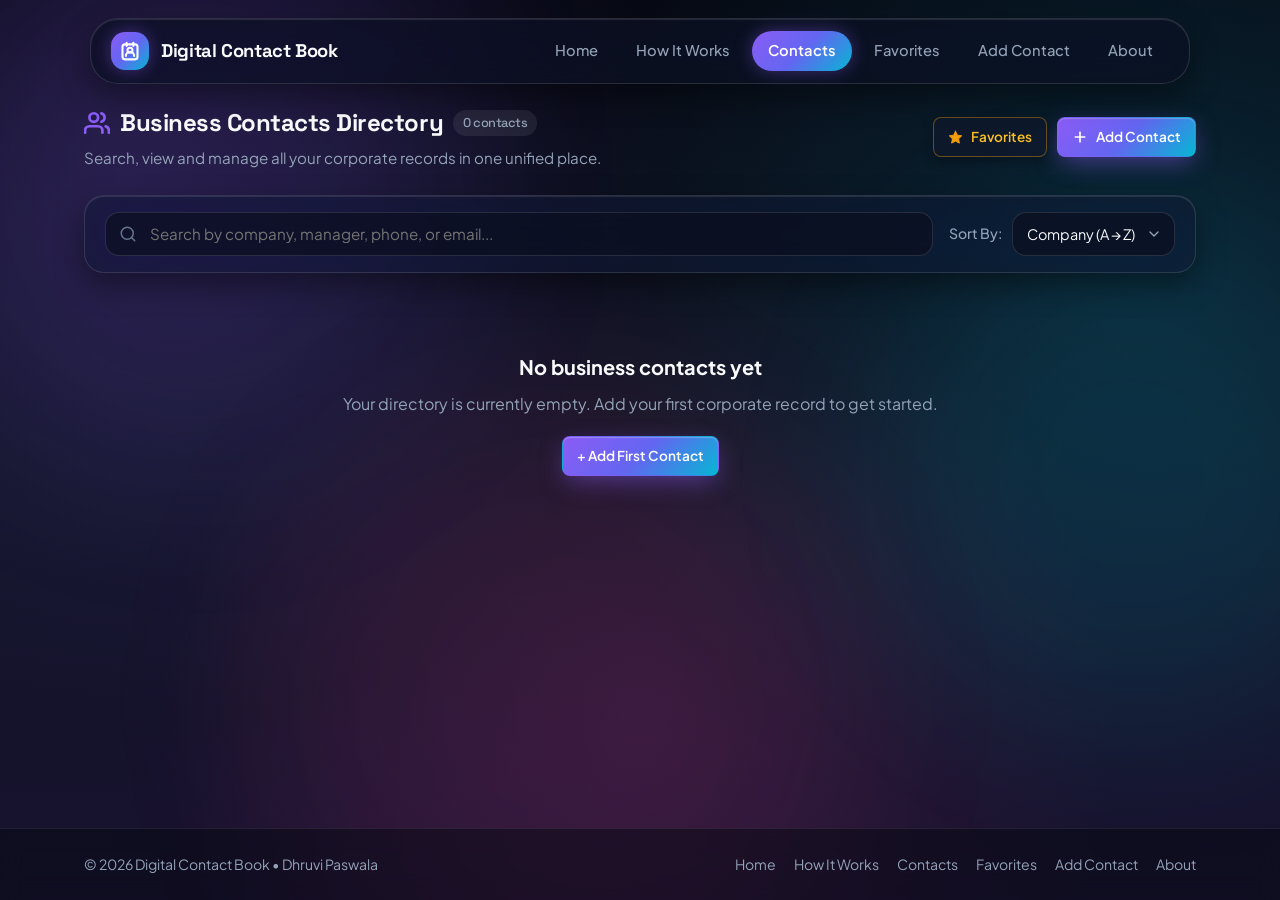
<file: pages/contacts.html>
<!DOCTYPE html>
<html lang="en">

<head>
  <meta charset="UTF-8">
  <meta name="viewport" content="width=device-width, initial-scale=1.0">
  <title>Contacts Directory | Digital Contact Book</title>
  <meta name="description" content="View, search, filter and manage company contacts in your digital register.">
  <link rel="stylesheet" href="../css/style.css">
</head>

<body>

  <!-- Ambient Shifting Glow Mesh -->
  <div class="ambient-glow" aria-hidden="true">
    <div class="glow-orb glow-1"></div>
    <div class="glow-orb glow-2"></div>
    <div class="glow-orb glow-3"></div>
  </div>

  <!-- Pure CSS Mobile Menu Toggle Checkbox -->
  <input type="checkbox" id="mobile-toggle-check" class="mobile-toggle-check">

  <!-- Sticky Glass Navigation Bar -->
  <div class="navbar-wrapper">
    <nav class="navbar" aria-label="Main Navigation">
      <a href="../index.html" class="nav-brand">
        <div class="brand-icon">
          <svg width="20" height="20" viewBox="0 0 24 24" fill="none" stroke="currentColor" stroke-width="2.5"
            stroke-linecap="round" stroke-linejoin="round">
            <path d="M16 2v4"></path>
            <path d="M8 2v4"></path>
            <rect width="18" height="18" x="3" y="4" rx="3"></rect>
            <circle cx="12" cy="11" r="3"></circle>
            <path d="M7 18a5 5 0 0 1 10 0"></path>
          </svg>
        </div>
        <span>Digital Contact Book</span>
      </a>

      <ul class="nav-links">
        <li><a href="../index.html" class="nav-link">Home</a></li>
        <li><a href="../index.html#how-it-works" class="nav-link">How It Works</a></li>
        <li><a href="contacts.html" class="nav-link active">Contacts</a></li>
        <li><a href="favourites.html" class="nav-link">Favorites</a></li>
        <li><a href="add-contact.html" class="nav-link">Add Contact</a></li>
        <li><a href="about.html" class="nav-link">About</a></li>
      </ul>

      <label for="mobile-toggle-check" class="mobile-toggle" aria-label="Toggle Navigation Menu">
        <svg width="22" height="22" viewBox="0 0 24 24" fill="none" stroke="currentColor" stroke-width="2"
          stroke-linecap="round" stroke-linejoin="round">
          <line x1="4" y1="6" x2="20" y2="6"></line>
          <line x1="4" y1="12" x2="20" y2="12"></line>
          <line x1="4" y1="18" x2="20" y2="18"></line>
        </svg>
      </label>
    </nav>
  </div>

  <!-- Mobile Dropdown Navigation -->
  <div class="mobile-menu" id="mobile-menu">
    <a href="../index.html" class="nav-link">Home</a>
    <a href="../index.html#how-it-works" class="nav-link">How It Works</a>
    <a href="contacts.html" class="nav-link active">Contacts</a>
    <a href="favourites.html" class="nav-link">Favorites</a>
    <a href="add-contact.html" class="nav-link">Add Contact</a>
    <a href="about.html" class="nav-link">About</a>
  </div>

  <!-- Main Content -->
  <main class="main-content">
    <div class="container">

      <!-- Page Header -->
      <div class="section-header fade-in">
        <div>
          <h1 class="section-title">
            <svg width="26" height="26" viewBox="0 0 24 24" fill="none" stroke="currentColor" stroke-width="2.5"
              stroke-linecap="round" stroke-linejoin="round" style="color: var(--accent-violet);">
              <path d="M17 21v-2a4 4 0 0 0-4-4H5a4 4 0 0 0-4 4v2"></path>
              <circle cx="9" cy="7" r="4"></circle>
              <path d="M23 21v-2a4 4 0 0 0-3-3.87"></path>
              <path d="M16 3.13a4 4 0 0 1 0 7.75"></path>
            </svg>
            Business Contacts Directory
            <span class="section-badge" id="contacts-badge"></span>
          </h1>
          <p style="color: var(--text-muted); font-size: 0.95rem; margin-top: 4px;">
            Search, view and manage all your corporate records in one unified place.
          </p>
        </div>

        <div style="display: flex; gap: 10px; align-items: center; flex-wrap: wrap;">
          <a href="favourites.html" class="btn btn-sm btn-glass"
            style="border-color: rgba(245, 158, 11, 0.4); color: #fbbf24;" title="View Favorite Contacts">
            <svg width="15" height="15" viewBox="0 0 24 24" fill="#f59e0b" stroke="#f59e0b" stroke-width="1.5"
              stroke-linecap="round" stroke-linejoin="round">
              <polygon points="12 2 15.09 8.26 22 9.27 17 14.14 18.18 21.02 12 17.77 5.82 21.02 7 14.14 2 9.27 8.91 8.26 12 2"></polygon>
            </svg>
            Favorites
          </a>
          <a href="add-contact.html" class="btn btn-sm btn-primary">
            <svg width="16" height="16" viewBox="0 0 24 24" fill="none" stroke="currentColor" stroke-width="2.5"
              stroke-linecap="round" stroke-linejoin="round">
              <line x1="12" y1="5" x2="12" y2="19"></line>
              <line x1="5" y1="12" x2="19" y2="12"></line>
            </svg>
            Add Contact
          </a>
        </div>
      </div>

      <!-- Search & Sort Controls Toolbar -->
      <div class="glass-panel toolbar fade-in">
        <!-- Search Field -->
        <div class="search-wrap">
          <svg class="search-icon-svg" width="18" height="18" viewBox="0 0 24 24" fill="none" stroke="currentColor"
            stroke-width="2" stroke-linecap="round" stroke-linejoin="round">
            <circle cx="11" cy="11" r="8"></circle>
            <line x1="21" y1="21" x2="16.65" y2="16.65"></line>
          </svg>
          <input type="text" class="search-field" id="search-input"
            placeholder="Search by company, manager, phone, or email..." autocomplete="off">
        </div>

        <!-- Sort Select Dropdown -->
        <div style="display: flex; gap: 10px; align-items: center; flex-wrap: wrap;">
          <label for="sort-select" style="font-size: 0.88rem; color: var(--text-muted); font-weight: 500;">Sort
            By:</label>
          <select id="sort-select" class="sort-select" aria-label="Sort Contacts">
            <option value="company-az">Company (A &rarr; Z)</option>
            <option value="company-za">Company (Z &rarr; A)</option>
            <option value="manager-az">Manager (A &rarr; Z)</option>
            <option value="manager-za">Manager (Z &rarr; A)</option>
            <option value="newest">Recently Added</option>
          </select>
        </div>
      </div>

      <!-- Contacts Grid Container -->
      <div class="cards-grid fade-in" id="contacts-container">
        <!-- contact-card save  -->
      </div>

    </div>
  </main>

  <!-- Delete Confirmation Modal Dialog (Pure CSS :target) -->
  <div class="modal-overlay" id="delete-modal" role="dialog" aria-modal="true" aria-labelledby="modal-title">
    <a href="#" class="modal-backdrop-close" aria-label="Close modal"></a>
    <div class="modal-card">
      <div class="modal-icon-badge">
        <svg width="28" height="28" viewBox="0 0 24 24" fill="none" stroke="currentColor" stroke-width="2.5"
          stroke-linecap="round" stroke-linejoin="round">
          <path d="M3 6h18"></path>
          <path d="M19 6v14c0 1-1 2-2 2H7c-1 0-2-1-2-2V6"></path>
          <path d="M8 6V4c0-1 1-2 2-2h4c1 0 2 1 2 2v2"></path>
          <line x1="10" y1="11" x2="10" y2="17"></line>
          <line x1="14" y1="11" x2="14" y2="17"></line>
        </svg>
      </div>
      <h3 id="modal-title" style="font-family: var(--font-heading); font-size: 1.3rem; margin-bottom: 8px;">Delete
        Contact?</h3>
      <p id="modal-desc" style="color: var(--text-muted); font-size: 0.95rem; margin-bottom: 16px; line-height: 1.5;">
        Are you sure you want to delete this contact from your contact book? This action cannot be undone.
      </p>

      <!-- Target Contact Preview (Company Name & User Name) -->
      <div class="modal-contact-preview"
        style="background: rgba(255, 255, 255, 0.04); border: 1px solid var(--border-glass); border-radius: var(--radius-md); padding: 12px 16px; margin-bottom: 22px; text-align: center;">
        <div id="modal-company-name"
          style="font-family: var(--font-heading); font-size: 1.05rem; font-weight: 700; color: var(--text-main); margin-bottom: 4px;">
          Company Name</div>
        <div
          style="font-size: 0.88rem; color: var(--text-muted); display: flex; align-items: center; justify-content: center; gap: 6px;">
          <svg width="14" height="14" viewBox="0 0 24 24" fill="none" stroke="currentColor" stroke-width="2"
            stroke-linecap="round" stroke-linejoin="round">
            <path d="M20 21v-2a4 4 0 0 0-4-4H8a4 4 0 0 0-4 4v2"></path>
            <circle cx="12" cy="7" r="4"></circle>
          </svg>
          <span id="modal-user-name">User Name</span>
        </div>
      </div>

      <div style="display: flex; gap: 12px; justify-content: center;">
        <a href="#" class="btn btn-glass" id="modal-cancel-btn" style="flex: 1;">Cancel</a>
        <a href="contacts.html" class="btn btn-danger" id="modal-confirm-btn" style="flex: 1;">Delete</a>
      </div>
    </div>
  </div>

  <!-- Sticky / Bottom Footer -->
  <footer class="site-footer">
    <div class="container footer-inner">
      <div>&copy; 2026 Digital Contact Book &bull; Dhruvi Paswala</div>
      <div class="footer-nav">
        <a href="../index.html">Home</a>
        <a href="../index.html#how-it-works">How It Works</a>
        <a href="contacts.html">Contacts</a>
        <a href="favourites.html">Favorites</a>
        <a href="add-contact.html">Add Contact</a>
        <a href="about.html">About</a>
      </div>
    </div>
  </footer>
  <script src="../js/contacts-cards.js"></script>
</body>

</html>
</file>
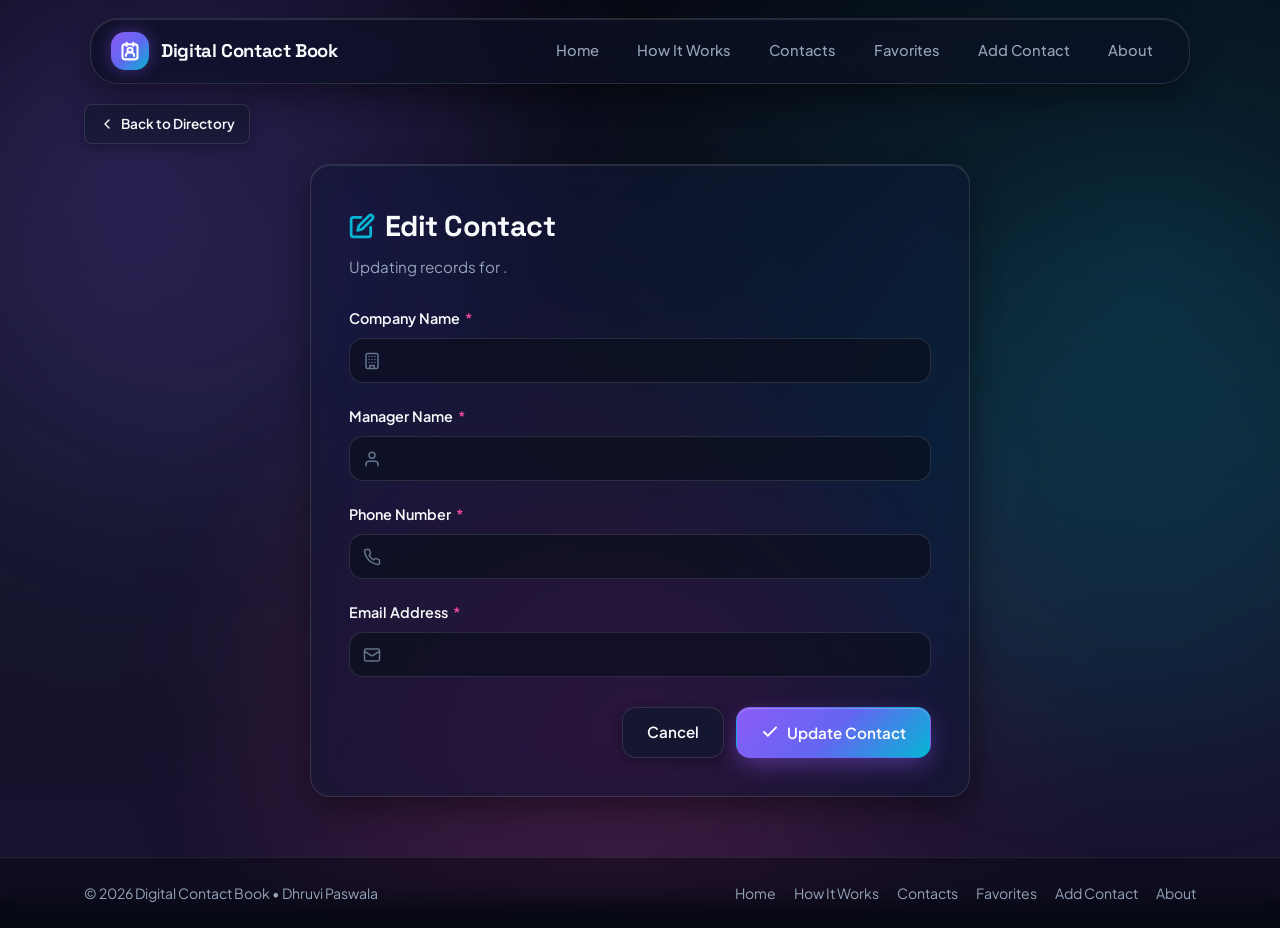
<file: pages/edit-contact.html>
<!DOCTYPE html>
<html lang="en">

<head>
  <meta charset="UTF-8">
  <meta name="viewport" content="width=device-width, initial-scale=1.0">
  <title>Edit Contact | Digital Contact Book</title>
  <meta name="description" content="Update and manage existing contact details in your digital register.">
  <link rel="stylesheet" href="../css/style.css">
</head>

<body>

  <!-- Ambient Shifting Glow Mesh -->
  <div class="ambient-glow" aria-hidden="true">
    <div class="glow-orb glow-1"></div>
    <div class="glow-orb glow-2"></div>
    <div class="glow-orb glow-3"></div>
  </div>

  <!-- Pure CSS Mobile Menu Toggle Checkbox -->
  <input type="checkbox" id="mobile-toggle-check" class="mobile-toggle-check" aria-hidden="true">

  <!-- Sticky Glass Navigation Bar -->
  <div class="navbar-wrapper">
    <nav class="navbar" aria-label="Main Navigation">
      <a href="../index.html" class="nav-brand">
        <div class="brand-icon">
          <svg width="20" height="20" viewBox="0 0 24 24" fill="none" stroke="currentColor" stroke-width="2.5"
            stroke-linecap="round" stroke-linejoin="round">
            <path d="M16 2v4"></path>
            <path d="M8 2v4"></path>
            <rect width="18" height="18" x="3" y="4" rx="3"></rect>
            <circle cx="12" cy="11" r="3"></circle>
            <path d="M7 18a5 5 0 0 1 10 0"></path>
          </svg>
        </div>
        <span>Digital Contact Book</span>
      </a>

      <ul class="nav-links">
        <li><a href="../index.html" class="nav-link">Home</a></li>
        <li><a href="../index.html#how-it-works" class="nav-link">How It Works</a></li>
        <li><a href="contacts.html" class="nav-link">Contacts</a></li>
        <li><a href="favourites.html" class="nav-link">Favorites</a></li>
        <li><a href="add-contact.html" class="nav-link">Add Contact</a></li>
        <li><a href="about.html" class="nav-link">About</a></li>
      </ul>

      <label for="mobile-toggle-check" class="mobile-toggle" aria-label="Toggle Navigation Menu">
        <svg width="22" height="22" viewBox="0 0 24 24" fill="none" stroke="currentColor" stroke-width="2"
          stroke-linecap="round" stroke-linejoin="round">
          <line x1="4" y1="6" x2="20" y2="6"></line>
          <line x1="4" y1="12" x2="20" y2="12"></line>
          <line x1="4" y1="18" x2="20" y2="18"></line>
        </svg>
      </label>
    </nav>
  </div>

  <!-- Mobile Dropdown Navigation -->
  <div class="mobile-menu" id="mobile-menu">
    <a href="../index.html" class="nav-link">Home</a>
    <a href="../index.html#how-it-works" class="nav-link">How It Works</a>
    <a href="contacts.html" class="nav-link">Contacts</a>
    <a href="favourites.html" class="nav-link">Favorites</a>
    <a href="add-contact.html" class="nav-link">Add Contact</a>
    <a href="about.html" class="nav-link">About</a>
  </div>

  <!-- Main Content -->
  <main class="main-content">
    <div class="container">

      <!-- Back Action -->
      <div style="margin-bottom: 20px;" class="fade-in">
        <a href="contacts.html" class="btn btn-sm btn-glass"
          style="display: inline-flex; align-items: center; gap: 6px;">
          <svg width="16" height="16" viewBox="0 0 24 24" fill="none" stroke="currentColor" stroke-width="2"
            stroke-linecap="round" stroke-linejoin="round">
            <polyline points="15 18 9 12 15 6"></polyline>
          </svg>
          Back to Directory
        </a>
      </div>

      <!-- Edit Form Box -->
      <div class="glass-panel form-box fade-in">
        <div style="margin-bottom: 28px;" id="edit-caption">
          <h1 class="section-title" style="font-size: 1.8rem; margin-bottom: 6px;">
            <svg width="26" height="26" viewBox="0 0 24 24" fill="none" stroke="currentColor" stroke-width="2.5"
              stroke-linecap="round" stroke-linejoin="round" style="color: var(--accent-cyan);">
              <path d="M11 4H4a2 2 0 0 0-2 2v14a2 2 0 0 0 2 2h14a2 2 0 0 0 2-2v-7"></path>
              <path d="M18.5 2.5a2.121 2.121 0 0 1 3 3L12 15l-4 1 1-4 9.5-9.5z"></path>
            </svg>
            Edit Contact
          </h1>
          <p style="color: var(--text-muted); font-size: 0.95rem;">
            Updating records for <strong style="color: var(--text-main);"></strong>.
          </p>
        </div>

        <form id="edit-form" action="contacts.html" method="post">
          <!-- 1. Company Name -->
          <div class="form-field" id="field-company">
            <label for="companyName" class="field-label">
              Company Name <span class="required">*</span>
            </label>
            <div class="input-wrapper">
              <svg class="input-icon-svg" width="18" height="18" viewBox="0 0 24 24" fill="none" stroke="currentColor"
                stroke-width="2" stroke-linecap="round" stroke-linejoin="round">
                <rect width="16" height="20" x="4" y="2" rx="2" ry="2"></rect>
                <path d="M9 22v-4h6v4"></path>
                <path d="M8 6h.01"></path>
                <path d="M16 6h.01"></path>
                <path d="M12 6h.01"></path>
                <path d="M12 10h.01"></path>
                <path d="M12 14h.01"></path>
                <path d="M16 10h.01"></path>
                <path d="M16 14h.01"></path>
                <path d="M8 10h.01"></path>
                <path d="M8 14h.01"></path>
              </svg>
              <input type="text" id="companyName" name="companyName" class="text-input" minlength="2"
                autocomplete="organization">
            </div>
          </div>

          <!-- 2. Manager Name -->
          <div class="form-field" id="field-manager">
            <label for="managerName" class="field-label">
              Manager Name <span class="required">*</span>
            </label>
            <div class="input-wrapper">
              <svg class="input-icon-svg" width="18" height="18" viewBox="0 0 24 24" fill="none" stroke="currentColor"
                stroke-width="2" stroke-linecap="round" stroke-linejoin="round">
                <path d="M20 21v-2a4 4 0 0 0-4-4H8a4 4 0 0 0-4 4v2"></path>
                <circle cx="12" cy="7" r="4"></circle>
              </svg>
              <input type="text" id="managerName" name="managerName" class="text-input" minlength="2"
                autocomplete="name">
            </div>
          </div>

          <!-- 3. Phone Number -->
          <div class="form-field" id="field-phone">
            <label for="phoneNumber" class="field-label">
              Phone Number <span class="required">*</span>
            </label>
            <div class="input-wrapper">
              <svg class="input-icon-svg" width="18" height="18" viewBox="0 0 24 24" fill="none" stroke="currentColor"
                stroke-width="2" stroke-linecap="round" stroke-linejoin="round">
                <path
                  d="M22 16.92v3a2 2 0 0 1-2.18 2 19.79 19.79 0 0 1-8.63-3.07 19.5 19.5 0 0 1-6-6 19.79 19.79 0 0 1-3.07-8.67A2 2 0 0 1 4.11 2h3a2 2 0 0 1 2 1.72 12.84 12.84 0 0 0 .7 2.81 2 2 0 0 1-.45 2.11L8.09 9.91a16 16 0 0 0 6 6l1.27-1.27a2 2 0 0 1 2.11-.45 12.84 12.84 0 0 0 2.81.7A2 2 0 0 1 22 16.92z">
                </path>
              </svg>
              <input type="tel" id="phoneNumber" name="phoneNumber" class="text-input">
            </div>
          </div>

          <!-- 4. Email Address -->
          <div class="form-field" id="field-email">
            <label for="emailAddress" class="field-label">
              Email Address <span class="required">*</span>
            </label>
            <div class="input-wrapper">
              <svg class="input-icon-svg" width="18" height="18" viewBox="0 0 24 24" fill="none" stroke="currentColor"
                stroke-width="2" stroke-linecap="round" stroke-linejoin="round">
                <rect width="20" height="16" x="2" y="4" rx="2"></rect>
                <path d="m22 7-8.97 5.7a1.94 1.94 0 0 1-2.06 0L2 7"></path>
              </svg>
              <input type="email" id="emailAddress" name="emailAddress" class="text-input" required
                autocomplete="email">
            </div>
          </div>

          <!-- Buttons -->
          <div style="display: flex; gap: 12px; justify-content: flex-end; margin-top: 30px;">
            <a href="contacts.html" class="btn btn-glass">Cancel</a>
            <button type="submit" class="btn btn-primary" id="btn-update">
              <svg width="18" height="18" viewBox="0 0 24 24" fill="none" stroke="currentColor" stroke-width="2.5"
                stroke-linecap="round" stroke-linejoin="round">
                <polyline points="20 6 9 17 4 12"></polyline>
              </svg>
              Update Contact
            </button>
          </div>
        </form>
      </div>

    </div>
  </main>

  <!-- Sticky / Bottom Footer -->
  <footer class="site-footer">
    <div class="container footer-inner">
      <div>&copy; 2026 Digital Contact Book &bull; Dhruvi Paswala</div>
      <div class="footer-nav">
        <a href="../index.html">Home</a>
        <a href="../index.html#how-it-works">How It Works</a>
        <a href="contacts.html">Contacts</a>
        <a href="favourites.html">Favorites</a>
        <a href="add-contact.html">Add Contact</a>
        <a href="about.html">About</a>
      </div>
    </div>
  </footer>

</body>
<script src="../js/edit-card.js"></script>

</html>
</file>
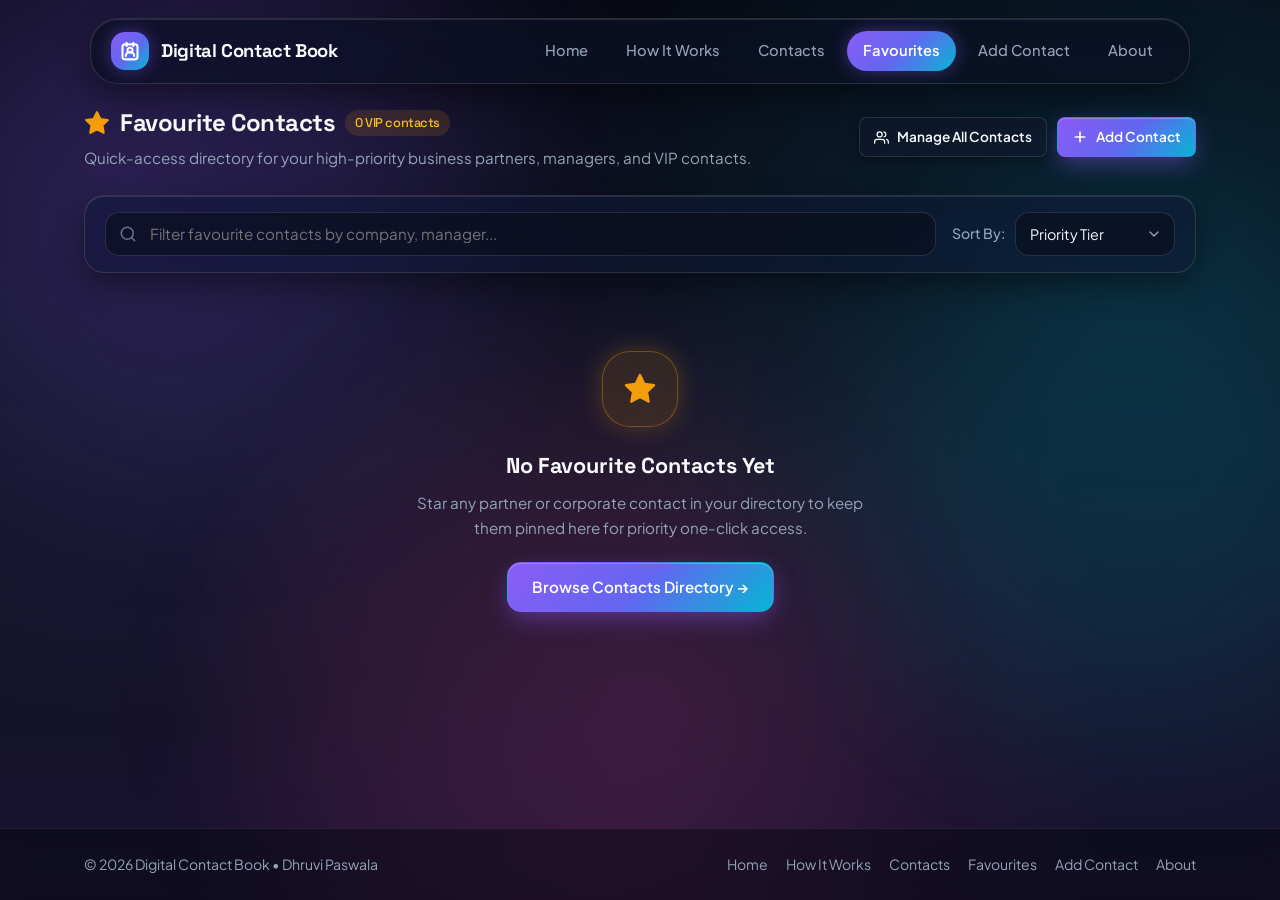
<file: pages/favourites.html>
<!DOCTYPE html>
<html lang="en">
<head>
  <meta charset="UTF-8">
  <meta name="viewport" content="width=device-width, initial-scale=1.0">
  <title>Favourite Contacts | Digital Contact Book</title>
  <meta name="description" content="Quick-access directory for your high-priority business partners, managers, and VIP contacts.">
  <link rel="stylesheet" href="../css/style.css">
</head>
<body>

  <!-- Ambient Shifting Glow Mesh -->
  <div class="ambient-glow" aria-hidden="true">
    <div class="glow-orb glow-1"></div>
    <div class="glow-orb glow-2"></div>
    <div class="glow-orb glow-3"></div>
  </div>

  <!-- Pure CSS Mobile Menu Toggle Checkbox -->
  <input type="checkbox" id="mobile-toggle-check" class="mobile-toggle-check" aria-hidden="true">

  <!-- Sticky Glass Navigation Bar -->
  <div class="navbar-wrapper">
    <nav class="navbar" aria-label="Main Navigation">
      <a href="../index.html" class="nav-brand">
        <div class="brand-icon">
          <svg width="20" height="20" viewBox="0 0 24 24" fill="none" stroke="currentColor" stroke-width="2.5" stroke-linecap="round" stroke-linejoin="round">
            <path d="M16 2v4"></path>
            <path d="M8 2v4"></path>
            <rect width="18" height="18" x="3" y="4" rx="3"></rect>
            <circle cx="12" cy="11" r="3"></circle>
            <path d="M7 18a5 5 0 0 1 10 0"></path>
          </svg>
        </div>
        <span>Digital Contact Book</span>
      </a>

      <ul class="nav-links">
        <li><a href="../index.html" class="nav-link">Home</a></li>
        <li><a href="../index.html#how-it-works" class="nav-link">How It Works</a></li>
        <li><a href="contacts.html" class="nav-link">Contacts</a></li>
        <li><a href="favourites.html" class="nav-link active">Favourites</a></li>
        <li><a href="add-contact.html" class="nav-link">Add Contact</a></li>
        <li><a href="about.html" class="nav-link">About</a></li>
      </ul>

      <label for="mobile-toggle-check" class="mobile-toggle" aria-label="Toggle Navigation Menu">
        <svg width="22" height="22" viewBox="0 0 24 24" fill="none" stroke="currentColor" stroke-width="2" stroke-linecap="round" stroke-linejoin="round">
          <line x1="4" y1="6" x2="20" y2="6"></line>
          <line x1="4" y1="12" x2="20" y2="12"></line>
          <line x1="4" y1="18" x2="20" y2="18"></line>
        </svg>
      </label>
    </nav>
  </div>

  <!-- Mobile Dropdown Navigation (Pure CSS) -->
  <div class="mobile-menu" id="mobile-menu">
    <a href="../index.html" class="nav-link">Home</a>
    <a href="../index.html#how-it-works" class="nav-link">How It Works</a>
    <a href="contacts.html" class="nav-link">Contacts</a>
    <a href="favourites.html" class="nav-link active">Favourites</a>
    <a href="add-contact.html" class="nav-link">Add Contact</a>
    <a href="about.html" class="nav-link">About</a>
  </div>

  <!-- Main Content -->
  <main class="main-content">
    <div class="container">

      <!-- Page Header -->
      <div class="section-header fade-in">
        <div>
          <h1 class="section-title">
            <svg width="26" height="26" viewBox="0 0 24 24" fill="#f59e0b" stroke="#f59e0b" stroke-width="2" stroke-linecap="round" stroke-linejoin="round" style="color: var(--accent-amber);">
              <polygon points="12 2 15.09 8.26 22 9.27 17 14.14 18.18 21.02 12 17.77 5.82 21.02 7 14.14 2 9.27 8.91 8.26 12 2"></polygon>
            </svg>
            Favourite Contacts
            <span class="section-badge" id="section-badge" style="background: rgba(245, 158, 11, 0.14); color: #fbbf24; border-color: rgba(245, 158, 11, 0.35);">
              <!-- count contact  -->
            </span>
          </h1>
          <p style="color: var(--text-muted); font-size: 0.95rem; margin-top: 4px;">
            Quick-access directory for your high-priority business partners, managers, and VIP contacts.
          </p>
        </div>

        <div style="display: flex; gap: 10px; align-items: center; flex-wrap: wrap;">
          <a href="contacts.html" class="btn btn-sm btn-glass">
            <svg width="15" height="15" viewBox="0 0 24 24" fill="none" stroke="currentColor" stroke-width="2" stroke-linecap="round" stroke-linejoin="round">
              <path d="M17 21v-2a4 4 0 0 0-4-4H5a4 4 0 0 0-4 4v2"></path>
              <circle cx="9" cy="7" r="4"></circle>
              <path d="M23 21v-2a4 4 0 0 0-3-3.87"></path>
              <path d="M16 3.13a4 4 0 0 1 0 7.75"></path>
            </svg>
            Manage All Contacts
          </a>
          <a href="add-contact.html" class="btn btn-sm btn-primary">
            <svg width="16" height="16" viewBox="0 0 24 24" fill="none" stroke="currentColor" stroke-width="2.5" stroke-linecap="round" stroke-linejoin="round">
              <line x1="12" y1="5" x2="12" y2="19"></line>
              <line x1="5" y1="12" x2="19" y2="12"></line>
            </svg>
            Add Contact
          </a>
        </div>
      </div>

      <!-- Static Quick-Filter / Search Toolbar (Pure CSS) -->
      <div class="glass-panel toolbar fade-in">
        <!-- Search Field -->
        <div class="search-wrap">
          <svg class="search-icon-svg" width="18" height="18" viewBox="0 0 24 24" fill="none" stroke="currentColor" stroke-width="2" stroke-linecap="round" stroke-linejoin="round">
            <circle cx="11" cy="11" r="8"></circle>
            <line x1="21" y1="21" x2="16.65" y2="16.65"></line>
          </svg>
          <input type="text" class="search-field" placeholder="Filter favourite contacts by company, manager..." autocomplete="off" id="search-input">
        </div>

        <!-- Sort Select Dropdown -->
        <div style="display: flex; gap: 10px; align-items: center; flex-wrap: wrap;">
          <label for="sort-select" style="font-size: 0.88rem; color: var(--text-muted); font-weight: 500;">Sort By:</label>
          <select id="sort-select" class="sort-select" aria-label="Sort Contacts">
            <option value="priority">Priority Tier</option>
            <option value="company-az">Company (A &rarr; Z)</option>
            <option value="company-za">Company (Z &rarr; A)</option>
            <option value="manager-az">Manager (A &rarr; Z)</option>
          </select>
        </div>
      </div>

      <!-- Pre-Populated VIP Contact Cards Grid -->
      <div class="cards-grid fade-in" id="favourites-cards-grid">
        <!-- print favourite cards  -->
      </div>


    </div>
  </main>

  <!-- Pure CSS Unfavourite Confirmation Modal Dialog (:target) -->
  <div class="modal-overlay" id="unfav-modal" role="dialog" aria-modal="true" aria-labelledby="unfav-title">
    <a href="#" class="modal-backdrop-close" aria-label="Close modal"></a>
    <div class="modal-card">
      <div class="modal-icon-badge" style="background: rgba(245, 158, 11, 0.15); border-color: rgba(245, 158, 11, 0.35); color: #f59e0b;">
        <svg width="28" height="28" viewBox="0 0 24 24" fill="#f59e0b" stroke="#f59e0b" stroke-width="1.5" stroke-linecap="round" stroke-linejoin="round">
          <polygon points="12 2 15.09 8.26 22 9.27 17 14.14 18.18 21.02 12 17.77 5.82 21.02 7 14.14 2 9.27 8.91 8.26 12 2"></polygon>
        </svg>
      </div>
      <h3 id="unfav-title" style="font-family: var(--font-heading); font-size: 1.3rem; margin-bottom: 8px;">Unfavourite Contact?</h3>
      <p style="color: var(--text-muted); font-size: 0.95rem; margin-bottom: 22px; line-height: 1.5;">
        This contact will be unstarred from your Favourites directory, but will remain safely preserved in your full Contacts list.
      </p>

      <div style="display: flex; gap: 12px; justify-content: center;">
        <a href="#" class="btn btn-glass" style="flex: 1;">Cancel</a>
        <a href="favourites.html" class="btn btn-primary" style="flex: 1; background: linear-gradient(135deg, #f59e0b, #d97706); border: none; color: #070913; font-weight: 700;">Confirm</a>
      </div>
    </div>
  </div>

  <!-- Sticky / Bottom Footer -->
  <footer class="site-footer">
    <div class="container footer-inner">
      <div>&copy; 2026 Digital Contact Book &bull; Dhruvi Paswala</div>
      <div class="footer-nav">
        <a href="../index.html">Home</a>
        <a href="../index.html#how-it-works">How It Works</a>
        <a href="contacts.html">Contacts</a>
        <a href="favourites.html">Favourites</a>
        <a href="add-contact.html">Add Contact</a>
        <a href="about.html">About</a>
      </div>
    </div>
  </footer>
  <script src="../js/favourites.js"></script>
</body>
</html>
</file>
<file: css/style.css>
/* ===================================================================
   Digital Contact Book - Ultra-Modern Glassmorphic Aurora Design System
   Single shared stylesheet for all pages
   =================================================================== */

@import url('https://fonts.googleapis.com/css2?family=Plus+Jakarta+Sans:wght@300;400;500;600;700;800&family=Space+Grotesk:wght@500;600;700&display=swap');

/* --- CSS Variables & Design Tokens --- */
:root {
  --font-body: 'Plus Jakarta Sans', -apple-system, BlinkMacSystemFont, 'Segoe UI', Roboto, sans-serif;
  --font-heading: 'Space Grotesk', 'Plus Jakarta Sans', sans-serif;

  /* Color Palette */
  --bg-dark: #070913;
  --bg-gradient-1: #0f1424;
  --bg-gradient-2: #191230;

  --glass-nav: rgba(12, 16, 33, 0.75);
  --glass-card: rgba(18, 24, 46, 0.6);
  --glass-card-hover: rgba(26, 34, 64, 0.75);
  --glass-input: rgba(11, 15, 30, 0.7);
  --glass-modal: rgba(14, 18, 36, 0.92);

  --border-subtle: rgba(255, 255, 255, 0.08);
  --border-glass: rgba(255, 255, 255, 0.12);
  --border-glow: rgba(139, 92, 246, 0.5);

  --text-main: #f8fafc;
  --text-muted: #94a3b8;
  --text-dim: #64748b;

  --accent-violet: #8b5cf6;
  --accent-cyan: #06b6d4;
  --accent-pink: #ec4899;
  --accent-emerald: #10b981;
  --accent-amber: #f59e0b;
  --accent-rose: #f43f5e;

  --gradient-primary: linear-gradient(135deg, #8b5cf6 0%, #6366f1 50%, #06b6d4 100%);
  --gradient-accent: linear-gradient(135deg, #ec4899 0%, #8b5cf6 100%);
  --gradient-glow: linear-gradient(135deg, rgba(139, 92, 246, 0.35) 0%, rgba(6, 182, 212, 0.35) 100%);

  --shadow-sm: 0 4px 12px rgba(0, 0, 0, 0.3);
  --shadow-md: 0 12px 30px rgba(0, 0, 0, 0.4);
  --shadow-lg: 0 24px 50px rgba(0, 0, 0, 0.6);
  --shadow-inner: inset 0 1px 1px 0 rgba(255, 255, 255, 0.12);

  --radius-sm: 8px;
  --radius-md: 14px;
  --radius-lg: 20px;
  --radius-xl: 28px;
  --radius-full: 9999px;

  --transition-fast: 0.18s cubic-bezier(0.16, 1, 0.3, 1);
  --transition-normal: 0.28s cubic-bezier(0.16, 1, 0.3, 1);
  --transition-bounce: 0.4s cubic-bezier(0.34, 1.56, 0.64, 1);
}

/* --- Base & Reset --- */
*,
*::before,
*::after {
  box-sizing: border-box;
  margin: 0;
  padding: 0;
}

html {
  font-size: 16px;
  scroll-behavior: smooth;
  -webkit-font-smoothing: antialiased;
}

body {
  font-family: var(--font-body);
  background-color: var(--bg-dark);
  background-image:
    radial-gradient(circle at 10% 20%, rgba(139, 92, 246, 0.16), transparent 40%),
    radial-gradient(circle at 90% 30%, rgba(6, 182, 212, 0.14), transparent 45%),
    radial-gradient(circle at 50% 80%, rgba(236, 72, 153, 0.12), transparent 50%),
    linear-gradient(180deg, var(--bg-dark) 0%, var(--bg-gradient-1) 50%, var(--bg-gradient-2) 100%);
  background-attachment: fixed;
  color: var(--text-main);
  min-height: 100vh;
  line-height: 1.6;
  display: flex;
  flex-direction: column;
  position: relative;
  overflow-x: hidden;
}

a {
  text-decoration: none;
}

/* Shifting Ambient Aurora Mesh */
.ambient-glow {
  position: fixed;
  inset: 0;
  pointer-events: none;
  z-index: 0;
  overflow: hidden;
}

.glow-orb {
  position: absolute;
  border-radius: 50%;
  filter: blur(90px);
  opacity: 0.55;
  will-change: transform;
}

.glow-1 {
  width: 550px;
  height: 550px;
  background: rgba(139, 92, 246, 0.18);
  top: -80px;
  left: -80px;
  animation: floatOrb1 20s ease-in-out infinite alternate;
}

.glow-2 {
  width: 500px;
  height: 500px;
  background: rgba(6, 182, 212, 0.16);
  top: 25%;
  right: -100px;
  animation: floatOrb2 25s ease-in-out infinite alternate;
}

.glow-3 {
  width: 600px;
  height: 600px;
  background: rgba(236, 72, 153, 0.13);
  bottom: -100px;
  left: 20%;
  animation: floatOrb3 28s ease-in-out infinite alternate;
}

@keyframes floatOrb1 {
  0% {
    transform: translate(0, 0) scale(1);
  }

  100% {
    transform: translate(120px, 140px) scale(1.15);
  }
}

@keyframes floatOrb2 {
  0% {
    transform: translate(0, 0) scale(1);
  }

  100% {
    transform: translate(-140px, 80px) scale(0.95);
  }
}

@keyframes floatOrb3 {
  0% {
    transform: translate(0, 0) scale(1);
  }

  100% {
    transform: translate(80px, -120px) scale(1.1);
  }
}

/* Respect Reduced Motion */
@media (prefers-reduced-motion: reduce) {
  .glow-orb {
    animation: none !important;
  }

  * {
    animation-duration: 0.001ms !important;
    transition-duration: 0.001ms !important;
  }
}

/* --- Container & Layout --- */
.container {
  width: 100%;
  max-width: 1160px;
  margin: 0 auto;
  padding: 0 24px;
  position: relative;
  z-index: 1;
}

.main-content {
  flex: 1 0 auto;
  padding-top: 104px;
  padding-bottom: 60px;
}

/* --- Sticky Glass Navigation Bar --- */
.navbar-wrapper {
  position: fixed;
  top: 18px;
  left: 0;
  right: 0;
  z-index: 100;
  display: flex;
  justify-content: center;
  padding: 0 24px;
}

.navbar {
  width: 100%;
  max-width: 1100px;
  height: 66px;
  background: var(--glass-nav);
  backdrop-filter: blur(20px) saturate(180%);
  -webkit-backdrop-filter: blur(20px) saturate(180%);
  border: 1px solid var(--border-glass);
  box-shadow: var(--shadow-md), var(--shadow-inner);
  border-radius: var(--radius-xl);
  display: flex;
  align-items: center;
  justify-content: space-between;
  padding: 0 20px;
  transition: all var(--transition-normal);
}

.nav-brand {
  display: flex;
  align-items: center;
  gap: 12px;
  text-decoration: none;
  color: var(--text-main);
  font-family: var(--font-heading);
  font-weight: 700;
  font-size: 1.15rem;
  letter-spacing: -0.02em;
}

.brand-icon {
  width: 38px;
  height: 38px;
  border-radius: var(--radius-md);
  background: var(--gradient-primary);
  display: flex;
  align-items: center;
  justify-content: center;
  color: white;
  box-shadow: 0 0 16px rgba(139, 92, 246, 0.4);
  transition: transform var(--transition-bounce);
}

.nav-brand:hover .brand-icon {
  transform: rotate(-6deg) scale(1.06);
}

.nav-links {
  display: flex;
  align-items: center;
  gap: 6px;
  list-style: none;
}

.nav-link {
  display: inline-flex;
  align-items: center;
  gap: 7px;
  padding: 8px 16px;
  border-radius: var(--radius-full);
  font-size: 0.92rem;
  font-weight: 500;
  color: var(--text-muted);
  text-decoration: none;
  transition: all var(--transition-fast);
}

.nav-link:hover {
  color: var(--text-main);
  background: rgba(255, 255, 255, 0.06);
}

.nav-link.active {
  color: #ffffff;
  background: var(--gradient-primary);
  box-shadow: 0 0 18px rgba(139, 92, 246, 0.4);
  font-weight: 600;
}

/* Mobile Toggle & Menu */
.mobile-toggle-check {
  position: absolute;
  opacity: 0;
  width: 1px;
  height: 1px;
  pointer-events: none;
}

.mobile-toggle {
  display: none;
  width: 40px;
  height: 40px;
  border-radius: var(--radius-md);
  border: 1px solid var(--border-glass);
  background: rgba(255, 255, 255, 0.05);
  color: var(--text-main);
  cursor: pointer;
  align-items: center;
  justify-content: center;
  user-select: none;
}

.mobile-menu {
  display: none;
  position: fixed;
  top: 90px;
  left: 24px;
  right: 24px;
  background: var(--glass-modal);
  backdrop-filter: blur(24px) saturate(180%);
  border: 1px solid var(--border-glass);
  border-radius: var(--radius-lg);
  padding: 16px;
  box-shadow: var(--shadow-lg);
  z-index: 99;
  flex-direction: column;
  gap: 8px;
}

.mobile-menu.open,
.mobile-toggle-check:checked~.mobile-menu {
  display: flex;
}

.mobile-menu .nav-link {
  width: 100%;
  padding: 12px 16px;
  border-radius: var(--radius-md);
}

/* --- Glassmorphism Panels & Cards --- */
.glass-panel {
  background: var(--glass-card);
  backdrop-filter: blur(20px) saturate(180%);
  -webkit-backdrop-filter: blur(20px) saturate(180%);
  border: 1px solid var(--border-glass);
  box-shadow: var(--shadow-md), var(--shadow-inner);
  border-radius: var(--radius-lg);
  transition: all var(--transition-normal);
  position: relative;
}

.glass-panel-hover:hover {
  border-color: var(--border-glow);
  box-shadow: var(--shadow-lg), 0 0 25px rgba(139, 92, 246, 0.25), var(--shadow-inner);
  transform: translateY(-4px);
}

/* --- Hero Section --- */
.hero-section {
  text-align: center;
  padding: 48px 0 36px;
  max-width: 820px;
  margin: 0 auto;
}

.hero-pill {
  display: inline-flex;
  align-items: center;
  gap: 8px;
  padding: 6px 14px;
  border-radius: var(--radius-full);
  background: rgba(139, 92, 246, 0.12);
  border: 1px solid rgba(139, 92, 246, 0.3);
  color: #c4b5fd;
  font-size: 0.82rem;
  font-weight: 600;
  letter-spacing: 0.04em;
  text-transform: uppercase;
  margin-bottom: 22px;
  box-shadow: 0 0 16px rgba(139, 92, 246, 0.2);
}

.hero-title {
  font-family: var(--font-heading);
  font-size: clamp(2.4rem, 5vw, 3.8rem);
  font-weight: 800;
  line-height: 1.15;
  letter-spacing: -0.03em;
  margin-bottom: 18px;
  color: var(--text-main);
}

.gradient-text {
  background: var(--gradient-primary);
  background-clip: text;
  -webkit-text-fill-color: transparent;
  display: inline-block;
}

.hero-subtitle {
  font-size: clamp(1.05rem, 2vw, 1.25rem);
  color: var(--text-muted);
  max-width: 640px;
  margin: 0 auto 34px;
  line-height: 1.6;
}

.hero-actions {
  display: flex;
  align-items: center;
  justify-content: center;
  gap: 16px;
  flex-wrap: wrap;
}

/* --- Buttons --- */
.btn {
  display: inline-flex;
  align-items: center;
  justify-content: center;
  gap: 8px;
  padding: 12px 24px;
  border-radius: var(--radius-md);
  font-family: var(--font-body);
  font-size: 0.95rem;
  font-weight: 600;
  text-decoration: none;
  cursor: pointer;
  border: 1px solid transparent;
  transition: all var(--transition-fast);
  white-space: nowrap;
  outline: none;
}

.btn-primary {
  background: var(--gradient-primary);
  color: #ffffff;
  box-shadow: 0 8px 24px -4px rgba(139, 92, 246, 0.5), inset 0 1px 1px 0 rgba(255, 255, 255, 0.25);
}

.btn-primary:hover {
  transform: translateY(-2px);
  box-shadow: 0 12px 30px -4px rgba(139, 92, 246, 0.7), inset 0 1px 1px 0 rgba(255, 255, 255, 0.35);
  filter: brightness(1.06);
}

.btn-glass {
  background: var(--glass-card);
  backdrop-filter: blur(14px);
  border: 1px solid var(--border-glass);
  color: var(--text-main);
  box-shadow: var(--shadow-sm);
}

.btn-glass:hover {
  background: var(--glass-card-hover);
  border-color: rgba(255, 255, 255, 0.25);
  transform: translateY(-2px);
  color: #ffffff;
}

.btn-danger {
  background: rgba(244, 63, 94, 0.14);
  border: 1px solid rgba(244, 63, 94, 0.35);
  color: #f43f5e;
}

.btn-danger:hover {
  background: rgba(244, 63, 94, 0.28);
  border-color: rgba(244, 63, 94, 0.6);
  color: #ffe4e6;
  box-shadow: 0 0 16px rgba(244, 63, 94, 0.3);
}

.btn-sm {
  padding: 8px 14px;
  font-size: 0.85rem;
  border-radius: var(--radius-sm);
}

.btn-icon {
  width: 36px;
  height: 36px;
  padding: 0;
  border-radius: var(--radius-sm);
  display: inline-flex;
  align-items: center;
  justify-content: center;
  background: rgba(255, 255, 255, 0.05);
  border: 1px solid var(--border-glass);
  color: var(--text-muted);
  cursor: pointer;
  transition: all var(--transition-fast);
}

.btn-icon:hover {
  color: var(--text-main);
  background: rgba(255, 255, 255, 0.12);
  border-color: var(--border-glow);
  transform: translateY(-1px);
}

/* --- Stats & Feature Cards --- */
.stats-grid {
  display: grid;
  grid-template-columns: repeat(auto-fit, minmax(280px, 1fr));
  gap: 24px;
  margin: 40px 0 50px;
}

.stat-card {
  padding: 24px;
  display: flex;
  align-items: center;
  gap: 20px;
}

.stat-icon {
  width: 58px;
  height: 58px;
  border-radius: var(--radius-md);
  display: flex;
  align-items: center;
  justify-content: center;
  flex-shrink: 0;
  background: rgba(139, 92, 246, 0.15);
  color: #a78bfa;
  border: 1px solid rgba(139, 92, 246, 0.3);
}

.stat-icon.cyan {
  background: rgba(6, 182, 212, 0.15);
  color: #22d3ee;
  border: 1px solid rgba(6, 182, 212, 0.3);
}

.stat-icon.pink {
  background: rgba(236, 72, 153, 0.15);
  color: #f472b6;
  border: 1px solid rgba(236, 72, 153, 0.3);
}

.stat-meta {
  display: flex;
  flex-direction: column;
}

.stat-val {
  font-family: var(--font-heading);
  font-size: 2.2rem;
  font-weight: 700;
  line-height: 1;
  color: var(--text-main);
  margin-bottom: 4px;
}

.stat-desc {
  font-size: 0.9rem;
  color: var(--text-muted);
  font-weight: 500;
}

/* --- Section Headers --- */
.section-header {
  display: flex;
  align-items: center;
  justify-content: space-between;
  margin-bottom: 24px;
  flex-wrap: wrap;
  gap: 16px;
}

.section-title {
  font-family: var(--font-heading);
  font-size: 1.5rem;
  font-weight: 700;
  letter-spacing: -0.02em;
  display: flex;
  align-items: center;
  gap: 10px;
}

.section-badge {
  font-size: 0.8rem;
  padding: 3px 10px;
  border-radius: var(--radius-full);
  background: rgba(255, 255, 255, 0.08);
  color: var(--text-muted);
  font-weight: 500;
}

/* --- Controls Toolbar (Search & Sort) --- */
.toolbar {
  padding: 16px 20px;
  margin-bottom: 30px;
  display: flex;
  align-items: center;
  justify-content: space-between;
  gap: 16px;
  flex-wrap: wrap;
}

.search-wrap {
  position: relative;
  flex: 1;
}

.search-icon-svg {
  position: absolute;
  left: 14px;
  top: 50%;
  transform: translateY(-50%);
  color: var(--text-dim);
  pointer-events: none;
}

.search-field {
  width: 100%;
  height: 44px;
  padding: 0 40px 0 44px;
  border-radius: var(--radius-md);
  border: 1px solid var(--border-glass);
  background: var(--glass-input);
  color: var(--text-main);
  font-family: var(--font-body);
  font-size: 0.95rem;
  outline: none;
  transition: all var(--transition-fast);
}

.search-field:focus {
  border-color: var(--accent-violet);
  box-shadow: 0 0 0 3px rgba(139, 92, 246, 0.25);
}

.search-clear {
  position: absolute;
  right: 12px;
  top: 50%;
  transform: translateY(-50%);
  background: transparent;
  border: none;
  color: var(--text-dim);
  cursor: pointer;
  display: none;
}

.search-clear:hover {
  color: var(--text-main);
}

.sort-select {
  height: 44px;
  padding: 0 36px 0 14px;
  border-radius: var(--radius-md);
  border: 1px solid var(--border-glass);
  background: var(--glass-input);
  color: var(--text-main);
  font-family: var(--font-body);
  font-size: 0.9rem;
  cursor: pointer;
  outline: none;
  appearance: none;
  background-image: url("data:image/svg+xml,%3Csvg xmlns='http://www.w3.org/2000/svg' width='16' height='16' viewBox='0 0 24 24' fill='none' stroke='%2394a3b8' stroke-width='2' stroke-linecap='round' stroke-linejoin='round'%3E%3Cpolyline points='6 9 12 15 18 9'%3E%3C/polyline%3E%3C/svg%3E");
  background-repeat: no-repeat;
  background-position: right 12px center;
  transition: all var(--transition-fast);
}

.sort-select:focus {
  border-color: var(--accent-violet);
  box-shadow: 0 0 0 3px rgba(139, 92, 246, 0.25);
}

/* --- Contact Cards Grid --- */
.cards-grid {
  display: grid;
  grid-template-columns: repeat(auto-fill, minmax(330px, 1fr));
  gap: 24px;
}

.contact-card {
  padding: 24px;
  display: flex;
  flex-direction: column;
  justify-content: space-between;
  height: 100%;
  animation: fadeInUp 0.4s cubic-bezier(0.16, 1, 0.3, 1) backwards;
}

.card-header-row {
  display: flex;
  align-items: center;
  gap: 16px;
  margin-bottom: 20px;
}

.company-avatar-badge {
  width: 52px;
  height: 52px;
  border-radius: var(--radius-md);
  display: flex;
  align-items: center;
  justify-content: center;
  font-family: var(--font-heading);
  font-size: 1.25rem;
  font-weight: 700;
  color: #ffffff;
  flex-shrink: 0;
  box-shadow: 0 4px 14px rgba(0, 0, 0, 0.3);
  text-shadow: 0 1px 3px rgba(0, 0, 0, 0.4);
}

.card-titles {
  flex: 1;
  min-width: 0;
}

.card-company-name {
  font-family: var(--font-heading);
  font-size: 1.18rem;
  font-weight: 700;
  color: var(--text-main);
  white-space: nowrap;
  overflow: hidden;
  text-overflow: ellipsis;
  margin-bottom: 3px;
}

.card-manager-name {
  display: flex;
  align-items: center;
  gap: 6px;
  font-size: 0.88rem;
  color: var(--text-muted);
}

.card-contact-list {
  display: flex;
  flex-direction: column;
  gap: 10px;
  margin-bottom: 20px;
  padding: 14px;
  background: rgba(255, 255, 255, 0.03);
  border-radius: var(--radius-md);
  border: 1px solid rgba(255, 255, 255, 0.05);
}

.contact-item-row {
  display: flex;
  align-items: center;
  justify-content: space-between;
  gap: 8px;
  font-size: 0.88rem;
}

.item-left {
  display: flex;
  align-items: center;
  gap: 8px;
  color: var(--text-muted);
  min-width: 0;
}

.item-link {
  color: var(--text-main);
  text-decoration: none;
  font-weight: 500;
  white-space: nowrap;
  overflow: hidden;
  text-overflow: ellipsis;
}

.item-link:hover {
  color: var(--accent-cyan);
}

.copy-mini-btn {
  background: transparent;
  border: none;
  color: var(--text-dim);
  cursor: pointer;
  padding: 4px;
  border-radius: 4px;
  display: flex;
  align-items: center;
  justify-content: center;
  transition: color var(--transition-fast);
}

.copy-mini-btn:hover {
  color: var(--text-main);
}

.card-footer-row {
  display: flex;
  align-items: center;
  justify-content: flex-end;
  flex-wrap: wrap;
  gap: 8px;
  padding-top: 16px;
  border-top: 1px solid var(--border-subtle);
  margin-top: auto;
}

.btn-view-details {
  background: rgba(139, 92, 246, 0.12);
  border: 1px solid rgba(139, 92, 246, 0.35);
  color: #c4b5fd;
  display: inline-flex;
  align-items: center;
  gap: 6px;
  text-decoration: none;
  transition: all var(--transition-fast);
}

.btn-view-details:hover {
  background: rgba(139, 92, 246, 0.25);
  border-color: rgba(139, 92, 246, 0.6);
  color: #ffffff;
  box-shadow: 0 0 16px rgba(139, 92, 246, 0.35);
  transform: translateY(-2px);
}

/* --- Forms & Validation --- */
.form-box {
  max-width: 660px;
  margin: 0 auto;
  padding: 38px;
}

.form-field {
  margin-bottom: 22px;
  position: relative;
}

.field-label {
  display: block;
  font-size: 0.9rem;
  font-weight: 600;
  color: var(--text-main);
  margin-bottom: 8px;
}

.field-label .required {
  color: var(--accent-pink);
  margin-left: 2px;
}

.input-wrapper {
  position: relative;
}

.input-icon-svg {
  position: absolute;
  left: 14px;
  top: 50%;
  transform: translateY(-50%);
  color: var(--text-dim);
  pointer-events: none;
}

.text-input {
  width: 100%;
  padding: 12px 16px 12px 44px;
  border-radius: var(--radius-md);
  border: 1px solid var(--border-glass);
  background: var(--glass-input);
  color: var(--text-main);
  font-family: var(--font-body);
  font-size: 0.95rem;
  outline: none;
  transition: all var(--transition-fast);
}

.text-input:focus {
  border-color: var(--accent-violet);
  box-shadow: 0 0 0 3px rgba(139, 92, 246, 0.25);
}

.form-field.has-error .text-input {
  border-color: var(--accent-rose);
  box-shadow: 0 0 0 3px rgba(244, 63, 94, 0.25);
}

.field-error-msg {
  font-size: 0.82rem;
  margin-top: 6px;
  display: none;
  color: #fb7185;
  align-items: center;
  gap: 6px;
}

.form-field.has-error .field-error-msg {
  display: flex;
}

/* Warning & Success Banners */
.alert-banner {
  padding: 14px 18px;
  border-radius: var(--radius-md);
  margin-bottom: 24px;
  display: flex;
  align-items: center;
  gap: 12px;
  font-size: 0.92rem;
  animation: fadeInUp 0.3s ease;
}

.alert-warning {
  background: rgba(245, 158, 11, 0.12);
  border: 1px solid rgba(245, 158, 11, 0.35);
  color: #fbbf24;
}

.alert-success {
  background: rgba(16, 185, 129, 0.12);
  border: 1px solid rgba(16, 185, 129, 0.35);
  color: #34d399;
}

/* --- Empty States --- */
.empty-state {
  text-align: center;
  padding: 60px 24px;
  max-width: 480px;
  margin: 30px auto;
}

.empty-icon-circle {
  width: 76px;
  height: 76px;
  border-radius: var(--radius-xl);
  background: rgba(139, 92, 246, 0.1);
  border: 1px solid rgba(139, 92, 246, 0.25);
  display: inline-flex;
  align-items: center;
  justify-content: center;
  color: #a78bfa;
  margin-bottom: 22px;
  box-shadow: 0 0 25px rgba(139, 92, 246, 0.2);
}

.empty-title {
  font-family: var(--font-heading);
  font-size: 1.35rem;
  font-weight: 700;
  margin-bottom: 8px;
}

.empty-text {
  font-size: 0.95rem;
  color: var(--text-muted);
  margin-bottom: 22px;
}

/* --- How It Works Section --- */
.how-it-works-section {
  margin: 50px 0 45px;
}

.steps-grid {
  display: grid;
  grid-template-columns: repeat(auto-fit, minmax(240px, 1fr));
  gap: 22px;
  margin-top: 24px;
}

.step-card {
  padding: 26px;
  display: flex;
  flex-direction: column;
  justify-content: space-between;
  border-radius: var(--radius-lg);
  position: relative;
  overflow: hidden;
}

.step-card::before {
  content: '';
  position: absolute;
  top: 0;
  left: 0;
  right: 0;
  height: 2px;
  background: var(--gradient-primary);
  opacity: 0;
  transition: opacity var(--transition-fast);
}

.step-card:hover::before {
  opacity: 1;
}

.step-top-row {
  display: flex;
  align-items: center;
  justify-content: space-between;
  margin-bottom: 18px;
}

.step-number-pill {
  font-family: var(--font-heading);
  font-size: 0.75rem;
  font-weight: 700;
  letter-spacing: 0.08em;
  text-transform: uppercase;
  color: var(--accent-violet);
  background: rgba(139, 92, 246, 0.12);
  border: 1px solid rgba(139, 92, 246, 0.3);
  padding: 4px 10px;
  border-radius: var(--radius-full);
}

.step-icon-box {
  width: 44px;
  height: 44px;
  border-radius: var(--radius-md);
  display: flex;
  align-items: center;
  justify-content: center;
  background: rgba(255, 255, 255, 0.05);
  border: 1px solid var(--border-glass);
  color: var(--text-main);
  transition: transform var(--transition-fast), color var(--transition-fast), border-color var(--transition-fast);
}

.step-card:hover .step-icon-box {
  transform: scale(1.08);
  color: var(--accent-cyan);
  border-color: rgba(6, 182, 212, 0.4);
}

.step-title {
  font-family: var(--font-heading);
  font-size: 1.15rem;
  font-weight: 700;
  color: var(--text-main);
  margin-bottom: 10px;
}

.step-desc {
  font-size: 0.9rem;
  color: var(--text-muted);
  line-height: 1.6;
  margin-bottom: 20px;
}

.step-footer {
  margin-top: auto;
  padding-top: 14px;
  border-top: 1px solid var(--border-subtle);
  display: flex;
  align-items: center;
  justify-content: space-between;
}

.step-link {
  font-size: 0.85rem;
  color: var(--accent-cyan);
  text-decoration: none;
  font-weight: 600;
  display: inline-flex;
  align-items: center;
  gap: 4px;
  transition: gap var(--transition-fast), color var(--transition-fast);
}

.step-link:hover {
  color: #67e8f9;
  gap: 8px;
}

.step-tag-pill {
  font-size: 0.78rem;
  color: var(--text-dim);
  font-weight: 500;
}

/* --- About Guide Layout --- */
.guide-grid {
  display: grid;
  grid-template-columns: repeat(auto-fit, minmax(320px, 1fr));
  gap: 24px;
  margin: 30px 0 40px;
}

.guide-card {
  padding: 30px;
}

.guide-step-num {
  width: 36px;
  height: 36px;
  border-radius: 50%;
  background: var(--gradient-primary);
  color: white;
  display: flex;
  align-items: center;
  justify-content: center;
  font-family: var(--font-heading);
  font-weight: 700;
  font-size: 1rem;
  margin-bottom: 16px;
  box-shadow: 0 0 14px rgba(139, 92, 246, 0.4);
}

.comparison-table-wrap {
  overflow-x: auto;
  margin: 30px 0;
  border-radius: var(--radius-lg);
  border: 1px solid var(--border-glass);
}

.comparison-table {
  width: 100%;
  border-collapse: collapse;
  text-align: left;
}

.comparison-table th,
.comparison-table td {
  padding: 16px 20px;
  border-bottom: 1px solid var(--border-subtle);
  font-size: 0.92rem;
}

.comparison-table th {
  background: rgba(255, 255, 255, 0.04);
  font-family: var(--font-heading);
  font-weight: 600;
  color: var(--text-muted);
  text-transform: uppercase;
  font-size: 0.82rem;
  letter-spacing: 0.05em;
}

/* --- Confirmation Modal --- */
.modal-overlay {
  position: fixed;
  inset: 0;
  background: rgba(4, 6, 15, 0.78);
  backdrop-filter: blur(8px);
  -webkit-backdrop-filter: blur(8px);
  z-index: 999;
  display: flex;
  align-items: center;
  justify-content: center;
  padding: 20px;
  opacity: 0;
  pointer-events: none;
  transition: opacity var(--transition-normal);
}

.modal-overlay.open,
.modal-overlay:target {
  opacity: 1;
  pointer-events: auto;
}

.modal-backdrop-close {
  position: absolute;
  inset: 0;
  cursor: default;
}

.modal-card {
  background: var(--glass-modal);
  backdrop-filter: blur(28px) saturate(200%);
  border: 1px solid var(--border-glass);
  box-shadow: 0 25px 60px rgba(0, 0, 0, 0.65), var(--shadow-inner);
  border-radius: var(--radius-xl);
  max-width: 440px;
  width: 100%;
  padding: 32px;
  text-align: center;
  transform: scale(0.92);
  transition: transform var(--transition-bounce);
  position: relative;
  z-index: 1;
}

.modal-overlay.open .modal-card,
.modal-overlay:target .modal-card {
  transform: scale(1);
}

.modal-icon-badge {
  width: 60px;
  height: 60px;
  border-radius: 50%;
  margin: 0 auto 18px;
  display: flex;
  align-items: center;
  justify-content: center;
  background: rgba(244, 63, 94, 0.15);
  color: var(--accent-rose);
  border: 1px solid rgba(244, 63, 94, 0.35);
  box-shadow: 0 0 20px rgba(244, 63, 94, 0.25);
}

/* --- Floating Toasts --- */
.toast-stack {
  position: fixed;
  bottom: 24px;
  right: 24px;
  z-index: 1000;
  display: flex;
  flex-direction: column;
  gap: 10px;
  pointer-events: none;
}

.toast-item {
  pointer-events: auto;
  min-width: 280px;
  max-width: 420px;
  background: var(--glass-modal);
  backdrop-filter: blur(20px);
  border: 1px solid var(--border-glass);
  box-shadow: var(--shadow-lg);
  border-radius: var(--radius-md);
  padding: 14px 18px;
  display: flex;
  align-items: center;
  gap: 12px;
  color: var(--text-main);
  font-size: 0.9rem;
  font-weight: 500;
  animation: toastIn 0.3s cubic-bezier(0.16, 1, 0.3, 1) forwards;
}

@keyframes toastIn {
  from {
    opacity: 0;
    transform: translateY(16px) scale(0.96);
  }

  to {
    opacity: 1;
    transform: translateY(0) scale(1);
  }
}

@keyframes toastOut {
  from {
    opacity: 1;
    transform: translateY(0) scale(1);
  }

  to {
    opacity: 0;
    transform: translateY(16px) scale(0.96);
  }
}

/* --- Footer --- */
.site-footer {
  flex-shrink: 0;
  border-top: 1px solid var(--border-subtle);
  background: rgba(7, 9, 19, 0.5);
  backdrop-filter: blur(12px);
  padding: 24px 0;
  margin-top: auto;
  font-size: 0.88rem;
  color: var(--text-muted);
}

.footer-inner {
  display: flex;
  align-items: center;
  justify-content: space-between;
  flex-wrap: wrap;
  gap: 16px;
}

.footer-nav {
  display: flex;
  gap: 18px;
}

.footer-nav a {
  color: var(--text-muted);
  text-decoration: none;
  transition: color var(--transition-fast);
}

.footer-nav a:hover {
  color: var(--text-main);
}

/* --- Animations --- */
@keyframes fadeInUp {
  from {
    opacity: 0;
    transform: translateY(16px);
  }

  to {
    opacity: 1;
    transform: translateY(0);
  }
}

.fade-in {
  animation: fadeInUp 0.45s cubic-bezier(0.16, 1, 0.3, 1) forwards;
}


/* --- Responsive Media Queries --- */
@media (max-width: 991px) {
  .nav-links {
    display: none;
  }

    .mobile-toggle {
    display: flex;
  }
}
@media (max-width: 768px) {
  .navbar {
    height: 60px;
    padding: 0 16px;
  }

  .main-content {
    padding-top: 92px;
    padding-bottom: 40px;
  }

  .hero-section {
    padding: 24px 0 20px;
  }

  .stats-grid {
    grid-template-columns: 1fr;
  }

  .cards-grid {
    grid-template-columns: 1fr;
  }

  .steps-grid {
    grid-template-columns: 1fr;
  }

  .form-box {
    padding: 24px 18px;
  }

  .toolbar {
    flex-direction: column;
    align-items: stretch;
  }

  .footer-inner {
    flex-direction: column;
    text-align: center;
    display: flex;
  }
}

.errorMassage {
  border-color: #f43f5e;
}
/* ===================================================================
   Pure-CSS Favorites Architecture & Star Toggle
   =================================================================== */

/* Amber Stat Icon for Home Dashboard */
.stat-icon.amber {
  background: rgba(245, 158, 11, 0.12);
  border-color: rgba(245, 158, 11, 0.35);
  color: #f59e0b;
  box-shadow: 0 0 20px rgba(245, 158, 11, 0.15);
}

/* Accessible Visually Hidden Checkbox for Pure-CSS State Toggle */
.fav-checkbox {
  position: absolute;
  opacity: 0;
  width: 0;
  height: 0;
  pointer-events: none;
}

/* 36x36px Glassmorphic Star Toggle Button in .card-header-row */
.fav-star-btn {
  width: 36px;
  height: 36px;
  border-radius: var(--radius-full);
  background: rgba(255, 255, 255, 0.05);
  border: 1px solid var(--border-glass);
  display: inline-flex;
  align-items: center;
  justify-content: center;
  cursor: pointer;
  color: var(--text-dim);
  transition: all var(--transition-fast);
  flex-shrink: 0;
  margin-left: auto;
  user-select: none;
}

.fav-star-btn:hover {
  background: rgba(245, 158, 11, 0.12);
  border-color: rgba(245, 158, 11, 0.35);
  color: #fbbf24;
  transform: scale(1.08);
}

.fav-star-btn:focus-visible {
  outline: 2px solid var(--accent-amber);
  outline-offset: 2px;
}

.fav-star-btn svg {
  transition: transform 0.35s cubic-bezier(0.175, 0.885, 0.32, 1.275), fill 0.25s ease, stroke 0.25s ease, filter 0.25s ease;
  fill: none;
  stroke: currentColor;
}

@keyframes starPop {
  0% {
    transform: scale(0.7);
  }

  50% {
    transform: scale(1.3);
  }

  100% {
    transform: scale(1);
  }
}

/* VIP Micro-Badge */
.vip-pill {
  display: inline-flex;
  align-items: center;
  gap: 4px;
  padding: 2px 8px;
  border-radius: var(--radius-full);
  background: rgba(245, 158, 11, 0.12);
  border: 1px solid rgba(245, 158, 11, 0.3);
  color: #fbbf24;
  font-size: 0.7rem;
  font-weight: 700;
  letter-spacing: 0.04em;
  text-transform: uppercase;
  vertical-align: middle;
}

/* Subtle Golden/Violet Top-Edge Highlight for Starred Cards */
.contact-card-active {
  border-color: rgba(245, 158, 11, 0.35);
  box-shadow: 0 16px 36px rgba(0, 0, 0, 0.45), 0 0 24px rgba(245, 158, 11, 0.12);
  position: relative;
}
.contact-active1 {
  content: '';
  position: absolute;
  top: 0;
  left: 0;
  right: 0;
  height: 2px;
  background: linear-gradient(90deg, #f59e0b, #fbbf24, #ec4899);
  border-top-left-radius: inherit;
  border-top-right-radius: inherit;
}
/* Active Checked State via Pure-CSS Sibling Combinator (+) */
.ActiveChecked {
  background: rgba(245, 158, 11, 0.18);
  border-color: rgba(245, 158, 11, 0.5);
  color: #f59e0b;
  box-shadow: 0 0 16px rgba(245, 158, 11, 0.35);
}
.fav-checkbox-active {
  fill: #f59e0b;
  stroke: #f59e0b;
  filter: drop-shadow(0 0 8px rgba(245, 158, 11, 0.6));
  animation: starPop 0.35s cubic-bezier(0.175, 0.885, 0.32, 1.275);
}

#favourites-cards-grid .empty-state {
  grid-column: 1 / -1;
  width: 100%;
  max-width: 100%;
  display: flex;
  flex-direction: column;
  align-items: center;
  justify-content: center;
  text-align: center;
  margin: 0 auto;
  padding: 3rem 1.5rem;
}

#favourites-cards-grid .empty-text {
  max-width: 480px;
  margin-left: auto;
  margin-right: auto;
}
.fav-star-btn svg.fav-checkbox-active,
.ActiveChecked svg {
  fill: #f59e0b !important;
  stroke: #f59e0b !important;
  filter: drop-shadow(0 0 8px rgba(245, 158, 11, 0.6));
  animation: starPop 0.35s cubic-bezier(0.175, 0.885, 0.32, 1.275);
}

/* ===================================================================
   Full Contact / Card Details View (Pure HTML5 + CSS3)
   =================================================================== */

.details-container {
  max-width: 980px;
  margin: 0 auto;
  display: flex;
  flex-direction: column;
  gap: 24px;
}

/* 1. Header / Top Bar Area */
.details-top-bar {
  display: flex;
  align-items: center;
  justify-content: space-between;
  gap: 16px;
  flex-wrap: wrap;
  margin-bottom: 4px;
}

.details-nav-actions {
  display: flex;
  align-items: center;
  gap: 10px;
}

.details-fav-link {
  border-color: rgba(245, 158, 11, 0.35);
  color: #fbbf24;
}

.details-fav-link:hover {
  border-color: rgba(245, 158, 11, 0.6);
  background: rgba(245, 158, 11, 0.12);
  color: #f59e0b;
}

.details-status-badges {
  display: flex;
  align-items: center;
  gap: 10px;
  flex-wrap: wrap;
}

.status-badge {
  display: inline-flex;
  align-items: center;
  gap: 8px;
  padding: 6px 14px;
  border-radius: var(--radius-full);
  font-size: 0.8rem;
  font-weight: 600;
  letter-spacing: 0.03em;
}

.status-active {
  background: rgba(16, 185, 129, 0.12);
  border: 1px solid rgba(16, 185, 129, 0.3);
  color: #34d399;
}

.status-dot {
  width: 7px;
  height: 7px;
  border-radius: 50%;
  background: #10b981;
  box-shadow: 0 0 8px #10b981;
}

.record-id-pill {
  font-family: var(--font-heading);
  font-size: 0.90rem;
  padding: 6px 12px;
  border-radius: var(--radius-full);
  background: rgba(255, 255, 255, 0.05);
  border: 1px solid var(--border-glass);
  color: var(--text-dim);
  font-weight:600;
}

/* 2. Profile / Primary Identity Hero Card */
.details-hero-card {
  padding: 32px 36px;
  position: relative;
  overflow: hidden;
}

.details-hero-card::before {
  content: '';
  position: absolute;
  top: 0;
  left: 0;
  right: 0;
  height: 3px;
  background: var(--gradient-primary);
}

.details-hero-inner {
  display: flex;
  align-items: center;
  gap: 28px;
  flex-wrap: wrap;
}

.details-avatar-wrapper {
  position: relative;
  flex-shrink: 0;
}

.details-avatar-lg {
  width: 96px;
  height: 96px;
  border-radius: var(--radius-xl);
  display: flex;
  align-items: center;
  justify-content: center;
  font-family: var(--font-heading);
  font-size: 2.2rem;
  font-weight: 800;
  color: #ffffff;
  box-shadow: 0 10px 28px rgba(0, 0, 0, 0.45);
  text-shadow: 0 2px 4px rgba(0, 0, 0, 0.4);
}

.avatar-verified-badge {
  position: absolute;
  bottom: -4px;
  right: -4px;
  width: 28px;
  height: 28px;
  border-radius: 50%;
  background: var(--accent-cyan);
  color: #070913;
  display: flex;
  align-items: center;
  justify-content: center;
  border: 3px solid var(--bg-dark);
  box-shadow: 0 0 12px rgba(6, 182, 212, 0.6);
}

.details-profile-content {
  flex: 1;
  min-width: 240px;
}

.details-name-row {
  display: flex;
  align-items: center;
  gap: 14px;
  flex-wrap: wrap;
  margin-bottom: 6px;
}

.details-name {
  font-family: var(--font-heading);
  font-size: 1.85rem;
  font-weight: 700;
  color: var(--text-main);
  letter-spacing: -0.02em;
  line-height: 1.2;
}

.details-company-role {
  display: flex;
  align-items: center;
  gap: 8px;
  flex-wrap: wrap;
  color: var(--text-muted);
  font-size: 0.98rem;
  margin-bottom: 14px;
}

.details-role-title {
  color: var(--accent-cyan);
  font-weight: 600;
}

.details-bullet {
  color: var(--text-dim);
}

.details-company-name {
  color: var(--text-main);
  font-weight: 500;
}

.details-tags-row {
  display: flex;
  gap: 8px;
  flex-wrap: wrap;
}

.tag-pill {
  font-size: 0.76rem;
  font-weight: 600;
  padding: 3px 10px;
  border-radius: var(--radius-full);
  letter-spacing: 0.02em;
}

.tag-purple {
  background: rgba(139, 92, 246, 0.14);
  border: 1px solid rgba(139, 92, 246, 0.35);
  color: #c4b5fd;
}

.tag-cyan {
  background: rgba(6, 182, 212, 0.14);
  border: 1px solid rgba(6, 182, 212, 0.35);
  color: #67e8f9;
}

.tag-emerald {
  background: rgba(16, 185, 129, 0.14);
  border: 1px solid rgba(16, 185, 129, 0.35);
  color: #6ee7b7;
}

.tag-gray {
  background: rgba(255, 255, 255, 0.05);
  border: 1px solid var(--border-glass);
  color: var(--text-muted);
}

.details-hero-quick-actions {
  display: flex;
  flex-direction: column;
  gap: 10px;
  margin-left: auto;
  align-self: center;
}

/* 3. Sections Grid (Modular 2-Column Info Blocks) */
.details-sections-grid {
  display: grid;
  grid-template-columns: repeat(1, 1fr);
  gap: 20px;
}

.details-section-card {
  padding: 24px;
  border-radius: var(--radius-lg);
}

.details-card-title {
  font-family: var(--font-heading);
  font-size: 1.08rem;
  font-weight: 700;
  color: var(--text-main);
  display: flex;
  align-items: center;
  gap: 10px;
  margin-bottom: 18px;
  padding-bottom: 12px;
  border-bottom: 1px solid var(--border-subtle);
}

.details-icon-wrap {
  width: 34px;
  height: 34px;
  border-radius: var(--radius-md);
  display: inline-flex;
  align-items: center;
  justify-content: center;
  flex-shrink: 0;
}

.icon-cyan {
  background: rgba(6, 182, 212, 0.12);
  color: #22d3ee;
  border: 1px solid rgba(6, 182, 212, 0.25);
}

.icon-purple {
  background: rgba(139, 92, 246, 0.12);
  color: #a78bfa;
  border: 1px solid rgba(139, 92, 246, 0.25);
}

.icon-emerald {
  background: rgba(16, 185, 129, 0.12);
  color: #34d399;
  border: 1px solid rgba(16, 185, 129, 0.25);
}

.icon-pink {
  background: rgba(236, 72, 153, 0.12);
  color: #f472b6;
  border: 1px solid rgba(236, 72, 153, 0.25);
}

.icon-amber {
  background: rgba(245, 158, 11, 0.12);
  color: #fbbf24;
  border: 1px solid rgba(245, 158, 11, 0.25);
}

/* Info Lists */
.details-info-list {
  list-style: none;
  display: flex;
  flex-direction: column;
  gap: 14px;
}

.details-info-item {
  display: flex;
  align-items: center;
  justify-content: space-between;
  gap: 12px;
  padding: 10px 14px;
  background: rgba(255, 255, 255, 0.02);
  border: 1px solid var(--border-subtle);
  border-radius: var(--radius-md);
  transition: all var(--transition-fast);
}

.details-info-item:hover {
  background: rgba(255, 255, 255, 0.05);
  border-color: var(--border-glass);
}

.info-meta {
  display: flex;
  flex-direction: column;
  gap: 2px;
  min-width: 0;
}

.info-label {
  font-size: 0.75rem;
  font-weight: 600;
  text-transform: uppercase;
  letter-spacing: 0.04em;
  color: var(--text-dim);
}

.info-link {
  color: var(--text-main);
  text-decoration: none;
  font-size: 0.92rem;
  font-weight: 500;
  transition: color var(--transition-fast);
  white-space: nowrap;
  overflow: hidden;
  text-overflow: ellipsis;
}

.info-link:hover,
.info-link:focus-visible {
  color: var(--accent-cyan);
  text-decoration: underline;
}

.info-badge {
  font-size: 0.72rem;
  font-weight: 600;
  padding: 2px 8px;
  border-radius: var(--radius-sm);
  background: rgba(255, 255, 255, 0.06);
  color: var(--text-muted);
  border: 1px solid var(--border-subtle);
  white-space: nowrap;
}

/* Address Box */
.details-address-box {
  display: flex;
  flex-direction: column;
  gap: 6px;
  padding: 14px 16px;
  background: rgba(255, 255, 255, 0.02);
  border: 1px solid var(--border-subtle);
  border-radius: var(--radius-md);
}

.address-street {
  font-size: 0.96rem;
  font-weight: 600;
  color: var(--text-main);
}

.address-city-state,
.address-country {
  font-size: 0.9rem;
  color: var(--text-muted);
}

.address-footer-row {
  display: flex;
  align-items: center;
  justify-content: space-between;
  margin-top: 10px;
  padding-top: 10px;
  border-top: 1px solid var(--border-subtle);
}

.address-map-link {
  display: inline-flex;
  align-items: center;
  gap: 5px;
  font-size: 0.82rem;
  font-weight: 600;
  color: var(--accent-cyan);
  text-decoration: none;
  transition: gap var(--transition-fast), color var(--transition-fast);
}

.address-map-link:hover {
  gap: 8px;
  color: #67e8f9;
}

/* Section E: Notes / Bio Card */
.details-notes-card {
  padding: 26px 30px;
  border-radius: var(--radius-lg);
}

.details-bio-content {
  font-size: 0.94rem;
  color: var(--text-muted);
  line-height: 1.7;
}

/* Section F: Additional Metadata Card */
.details-meta-card {
  padding: 20px 28px;
  border-radius: var(--radius-lg);
  background: rgba(18, 24, 46, 0.45);
}

.details-meta-grid {
  display: grid;
  grid-template-columns: repeat(4, 1fr);
  gap: 18px;
}

.meta-field {
  display: flex;
  flex-direction: column;
  gap: 3px;
}

.meta-label {
  font-size: 0.74rem;
  font-weight: 600;
  text-transform: uppercase;
  letter-spacing: 0.04em;
  color: var(--text-dim);
}

.meta-value {
  font-size: 0.88rem;
  font-weight: 600;
  color: var(--text-main);
}

/* 4. Action Buttons Row */
.details-actions-row {
  display: flex;
  align-items: center;
  justify-content: space-between;
  gap: 16px;
  padding-top: 8px;
  flex-wrap: wrap;
}

.actions-left,
.actions-right {
  display: flex;
  align-items: center;
  gap: 12px;
  flex-wrap: wrap;
}

/* 5. Responsive Behavior */
@media (max-width: 900px) {
  .details-sections-grid {
    grid-template-columns: 1fr;
  }
  .details-meta-grid {
    grid-template-columns: repeat(2, 1fr);
  }
  .details-hero-quick-actions {
    margin-left: 0;
    flex-direction: row;
    width: 100%;
  }
  .details-hero-quick-actions .btn {
    flex: 1;
  }
}

@media (max-width: 640px) {
  .details-hero-card {
    padding: 24px 20px;
  }
  .details-hero-inner {
    flex-direction: column;
    align-items: flex-start;
    gap: 18px;
  }
  .details-name {
    font-size: 1.5rem;
  }
  .details-meta-grid {
    grid-template-columns: 1fr;
  }
  .details-actions-row {
    flex-direction: column-reverse;
    align-items: stretch;
  }
  .actions-left,
  .actions-right {
    width: 100%;
    flex-direction: column;
  }
  .actions-left .btn,
  .actions-right .btn {
    width: 100%;
  }
}
</file>
